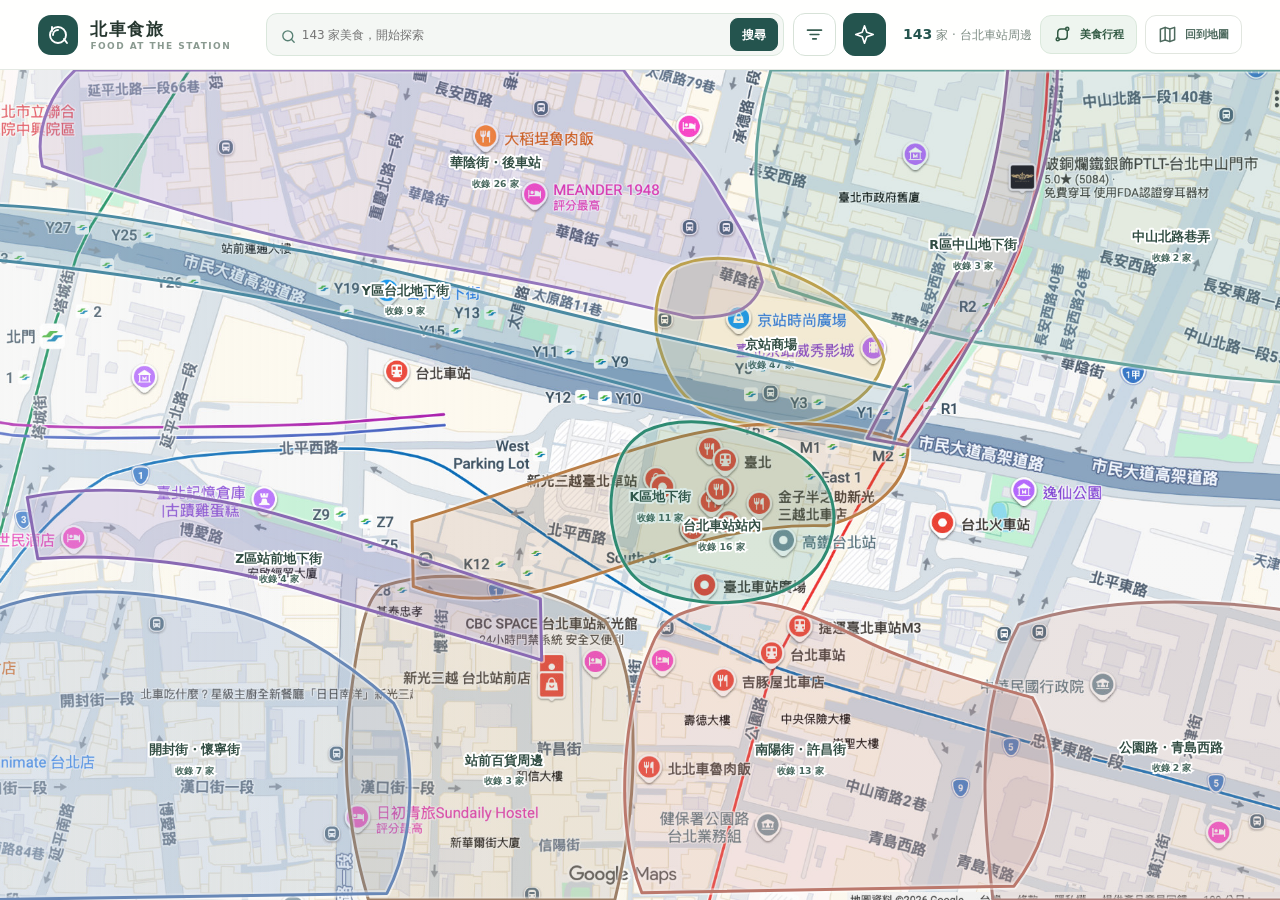
<file: preview.html>
<!doctype html>
<html lang="zh-Hant"><head><meta charset="UTF-8"><meta name="viewport" content="width=device-width,initial-scale=1,viewport-fit=cover"><meta name="theme-color" content="#f6f5f1"><title>北車食旅 | 吃什麼，地圖幫你找</title>
<link rel="stylesheet" href="food/static/food/styles.css"></head><body><div id="app" class="app">
<svg style="position:absolute;height:0;width:0;overflow:hidden" xmlns="http://www.w3.org/2000/svg"><defs>
<symbol id="i-search" viewBox="0 0 24 24"><circle cx="11" cy="11" r="7"/><path d="m16 16 4 4"/></symbol>
<symbol id="i-arrow" viewBox="0 0 24 24"><path d="m8 5 7 7-7 7"/></symbol>
<symbol id="i-back" viewBox="0 0 24 24"><path d="m15 5-7 7 7 7M9 12h12"/></symbol>
<symbol id="i-filter" viewBox="0 0 24 24"><path d="M4 7h16M7 12h10M10 17h4"/></symbol>
<symbol id="i-map" viewBox="0 0 24 24"><path d="M3 5.3 9 3l6 2 6-2v15.7L15 21l-6-2-6 2Z M9 3v16M15 5v16"/></symbol>
<symbol id="i-spark" viewBox="0 0 24 24"><path d="m12 2 2.6 7.4L22 12l-7.4 2.6L12 22l-2.6-7.4L2 12l7.4-2.6Z"/></symbol>
<symbol id="i-close" viewBox="0 0 24 24"><path d="M5 5 19 19M19 5 5 19"/></symbol>
<symbol id="i-plate" viewBox="0 0 24 24"><circle cx="12" cy="12" r="8"/><path d="M12 7a5 5 0 0 0-5 5M6 4v4M18 16l3 4"/></symbol>
<symbol id="i-route" viewBox="0 0 24 24"><circle cx="6" cy="18" r="2"/><circle cx="18" cy="5" r="2"/><path d="M6 16V9a4 4 0 0 1 4-4h6M8 18h6a4 4 0 0 0 4-4V7"/></symbol>
<symbol id="i-external" viewBox="0 0 24 24"><path d="M13 5h6v6M19 5l-9 9M19 14v5H5V5h5"/></symbol>
</defs></svg>
<header class="nav"><div class="logo-text"><div class="logo-mark"><svg class="icon"><use href="#i-plate"/></svg></div><div><strong>北車食旅</strong><small>FOOD AT THE STATION</small></div></div><div class="search-shell"><div class="search-card"><form class="search-box" id="searchForm"><svg class="icon"><use href="#i-search"/></svg><input type="search" id="searchInput" placeholder="開始探索" autocomplete="off" aria-label="店名、菜系或相近關鍵字"><button class="primary" type="submit">搜尋</button></form><div class="search-actions"><button type="button" class="ghost" id="manualToggle" aria-label="手動篩選" title="手動篩選" aria-expanded="false"><svg class="icon"><use href="#i-filter"/></svg><span class="sr-only">開啟條件篩選</span></button><button type="button" class="primary" id="wheelOpen" aria-label="美食轉盤" title="美食轉盤"><svg class="icon"><use href="#i-spark"/></svg><span class="sr-only">開啟美食轉盤</span></button><button type="button" class="ghost itinerary-mobile" id="itineraryMobile" aria-label="美食行程" title="美食行程"><svg class="icon"><use href="#i-route"/></svg></button></div>
 <div class="manual-controls hidden" id="manualControls"><div class="filter-head"><h2>縮小範圍</h2><button type="button" id="filterDismiss" class="icon-dismiss" aria-label="關閉篩選" title="關閉篩選"><span class="close-mark" aria-hidden="true"></span></button></div><div class="filter-grid"><label>區域<select id="areaSelect"><option value="all">所有區域</option></select></label><label>餐點類型<select id="typeSelect"><option value="all">所有菜系</option></select></label><label>預算<select id="budgetSelect"><option value="all">不限預算</option><option value="150">NT$ 150 以下有選項</option><option value="300">NT$ 300 以下有選項</option><option value="500">NT$ 500 以下有選項</option><option value="high">NT$ 500 起</option></select></label><label>用餐情境<select id="moodSelect"><option value="all">不限</option><option value="solo">一個人吃</option><option value="fast">快速吃完</option><option value="group">朋友聚餐</option><option value="light">小吃／甜點</option></select></label></div><button class="primary filter-apply" id="filterApply" type="button">查看符合的店家</button></div>
 </div></div><div class="nav-aside"><span><b class="nav-count" id="navCount">108</b> 家 · 台北車站周邊</span><button type="button" class="nav-button itinerary-nav" id="itineraryOpen"><svg class="icon"><use href="#i-route"/></svg>美食行程</button><button type="button" class="nav-button" id="homeBtn"><svg class="icon"><use href="#i-map"/></svg>回到地圖</button></div></header>
<main class="stage" id="stage">
 <div class="map-wrap" id="mapWrap" aria-label="以提供的 Google Maps 截圖為底圖的美食區域地圖"><div class="map-paper" id="mapPaper"><img class="map-image" draggable="false" src="food/static/food/map_bg.jpg" alt="台北車站周邊 Google Maps 地圖截圖，原圖含 Google Maps 來源標示"><div class="map-cover"></div>
 <svg class="zone-layer" id="zoneSvg" viewBox="0 0 2048 1260" role="group" aria-label="點選區域探索美食">
<g class="zone-group" data-area="east" role="button" tabindex="0" aria-label="中山北路・長安西路巷弄，點選查看已收錄美食"><path class="border-halo" d="M1225 0H2048V477C1860 468 1710 437 1592 421C1490 411 1370 373 1237 329C1196 233 1190 114 1225 0Z"/><path class="zone-border" d="M1225 0H2048V477C1860 468 1710 437 1592 421C1490 411 1370 373 1237 329C1196 233 1190 114 1225 0Z" style="fill:#66a39c;stroke:#66a39c"/><text class="zone-tag" x="1833" y="260" text-anchor="middle">中山北路巷弄</text><text class="zone-num" data-zone-count="east" x="1833" y="290" text-anchor="middle">已收錄店家</text></g>
<g class="zone-group" data-area="skm" role="button" tabindex="0" aria-label="站前百貨・凱撒飯店，點選查看已收錄餐廳"><path class="border-halo" d="M635 784C740 749 881 778 974 837C1037 934 1018 1135 988 1260H614C577 1134 573 1035 590 928C601 848 611 803 635 784Z"/><path class="zone-border" d="M635 784C740 749 881 778 974 837C1037 934 1018 1135 988 1260H614C577 1134 573 1035 590 928C601 848 611 803 635 784Z" style="fill:#9d8067;stroke:#9d8067"/><text class="zone-tag" x="820" y="1055" text-anchor="middle">站前百貨周邊</text><text class="zone-num" data-zone-count="skm" x="820" y="1084" text-anchor="middle">已收錄店家</text></g>
<g class="zone-group" data-area="southeast" role="button" tabindex="0" aria-label="公園路・青島西路，點選查看已收錄餐廳"><path class="border-halo" d="M1601 842C1725 800 1883 799 2048 826V1260H1562C1550 1149 1530 974 1601 842Z"/><path class="zone-border" d="M1601 842C1725 800 1883 799 2048 826V1260H1562C1550 1149 1530 974 1601 842Z" style="fill:#ad817c;stroke:#ad817c"/><text class="zone-tag" x="1833" y="1035" text-anchor="middle">公園路・青島西路</text><text class="zone-num" data-zone-count="southeast" x="1833" y="1064" text-anchor="middle">已收錄店家</text></g>

<g class="zone-group" data-area="north" role="button" tabindex="0" aria-label="華陰街・後車站，點選查看餐廳"><path class="border-halo" d="M169 0 L1001 0 C1050 70 1111 122 1148 190 C1189 256 1203 284 1212 322 C1199 365 1165 376 1107 376 C939 337 812 310 666 289 C505 267 302 210 119 146 C105 87 137 29 169 0Z"/><path class="zone-border" d="M169 0 L1001 0 C1050 70 1111 122 1148 190 C1189 256 1203 284 1212 322 C1199 365 1165 376 1107 376 C939 337 812 310 666 289 C505 267 302 210 119 146 C105 87 137 29 169 0Z" style="fill:#9476bc;stroke:#9476bc"/><text class="zone-tag" x="807" y="148" text-anchor="middle">華陰街・後車站</text><text class="zone-num" data-zone-count="north" x="807" y="178" text-anchor="middle">查看店家</text></g>
<g class="zone-group" data-area="west" role="button" tabindex="0" aria-label="開封街・懷寧街，點選查看餐廳"><path class="border-halo" d="M29 827 C152 771 297 794 395 817 C496 839 581 898 652 961 C683 1014 691 1156 642 1250 L-10 1260 L-10 928 C-1 874 9 841 29 827Z"/><path class="zone-border" d="M29 827 C152 771 297 794 395 817 C496 839 581 898 652 961 C683 1014 691 1156 642 1250 L-10 1260 L-10 928 C-1 874 9 841 29 827Z" style="fill:#6888b7;stroke:#6888b7"/><text class="zone-tag" x="350" y="1038" text-anchor="middle">開封街・懷寧街</text><text class="zone-num" data-zone-count="west" x="350" y="1068" text-anchor="middle">查看店家</text></g>
<g class="zone-group" data-area="south" role="button" tabindex="0" aria-label="南陽街・許昌街，點選查看餐廳"><path class="border-halo" d="M1108 819 C1198 787 1281 824 1357 861 C1430 899 1539 929 1622 953 C1677 1054 1649 1168 1594 1239 L1029 1249 C986 1139 1000 974 1044 874 C1057 840 1079 826 1108 819Z"/><path class="zone-border" d="M1108 819 C1198 787 1281 824 1357 861 C1430 899 1539 929 1622 953 C1677 1054 1649 1168 1594 1239 L1029 1249 C986 1139 1000 974 1044 874 C1057 840 1079 826 1108 819Z" style="fill:#bb786c;stroke:#bb786c"/><text class="zone-tag" x="1270" y="1038" text-anchor="middle">南陽街・許昌街</text><text class="zone-num" data-zone-count="south" x="1270" y="1068" text-anchor="middle">查看店家</text></g>
<g class="zone-group" data-area="q" role="button" tabindex="0" aria-label="京站商場，點選查看餐廳"><path class="border-halo" d="M1075 302 C1124 274 1203 286 1261 312 C1338 345 1388 394 1397 439 C1381 513 1275 553 1190 537 C1102 527 1069 475 1053 410 C1045 362 1055 319 1075 302Z"/><path class="zone-border" d="M1075 302 C1124 274 1203 286 1261 312 C1338 345 1388 394 1397 439 C1381 513 1275 553 1190 537 C1102 527 1069 475 1053 410 C1045 362 1055 319 1075 302Z" style="fill:#bca14e;stroke:#bca14e"/><text class="zone-tag" x="1225" y="423" text-anchor="middle">京站商場</text><text class="zone-num" data-zone-count="q" x="1225" y="453" text-anchor="middle">查看店家</text></g>
<g class="zone-group" data-area="k" role="button" tabindex="0" aria-label="K區地下街，點選查看餐廳"><path class="border-halo" d="M680 686 C796 652 936 598 1063 563 C1191 528 1320 527 1433 566 C1437 623 1385 672 1309 692 C1162 687 1057 737 931 775 C821 811 742 808 682 784Z"/><path class="zone-border" d="M680 686 C796 652 936 598 1063 563 C1191 528 1320 527 1433 566 C1437 623 1385 672 1309 692 C1162 687 1057 737 931 775 C821 811 742 808 682 784Z" style="fill:#b97e46;stroke:#b97e46"/><text class="zone-tag" x="1057" y="655" text-anchor="middle">K區地下街</text><text class="zone-num" data-zone-count="k" x="1057" y="685" text-anchor="middle">查看店家</text></g>
<g class="zone-group" data-area="z" role="button" tabindex="0" aria-label="Z區站前地下街，點選查看餐廳"><path class="border-halo" d="M96 649 C224 623 382 646 502 682 C618 718 744 755 875 803 L877 896 C754 858 634 827 513 789 C379 750 234 732 112 742Z"/><path class="zone-border" d="M96 649 C224 623 382 646 502 682 C618 718 744 755 875 803 L877 896 C754 858 634 827 513 789 C379 750 234 732 112 742Z" style="fill:#8969b3;stroke:#8969b3"/><text class="zone-tag" x="478" y="748" text-anchor="middle">Z區站前地下街</text><text class="zone-num" data-zone-count="z" x="478" y="778" text-anchor="middle">查看店家</text></g>
<g class="zone-group" data-area="y" role="button" tabindex="0" aria-label="Y區台北地下街，點選查看餐廳"><path class="border-halo" d="M-10 204 C170 203 350 244 520 276 S880 366 1112 415 S1312 461 1432 487 L1409 575 C1200 537 930 455 731 407 S313 312 -10 283Z"/><path class="zone-border" d="M-10 204 C170 203 350 244 520 276 S880 366 1112 415 S1312 461 1432 487 L1409 575 C1200 537 930 455 731 407 S313 312 -10 283Z" style="fill:#4b8aa2;stroke:#4b8aa2"/><text class="zone-tag" x="670" y="341" text-anchor="middle">Y區台北地下街</text><text class="zone-num" data-zone-count="y" x="670" y="371" text-anchor="middle">查看店家</text></g>
<g class="zone-group" data-area="r" role="button" tabindex="0" aria-label="R區中山地下街，點選查看餐廳"><path class="border-halo" d="M1660 -20 C1662 112 1612 257 1553 370 C1505 452 1470 516 1433 570 L1371 559 C1408 482 1457 414 1500 324 C1552 228 1577 109 1586 -20Z"/><path class="zone-border" d="M1660 -20 C1662 112 1612 257 1553 370 C1505 452 1470 516 1433 570 L1371 559 C1408 482 1457 414 1500 324 C1552 228 1577 109 1586 -20Z" style="fill:#8c6d9c;stroke:#8c6d9c"/><text class="zone-tag" x="1532" y="272" text-anchor="middle">R區中山地下街</text><text class="zone-num" data-zone-count="r" x="1532" y="302" text-anchor="middle">查看店家</text></g>
<g class="zone-group" data-area="station" role="button" tabindex="0" aria-label="台北車站站內，點選查看餐廳"><path class="border-halo" d="M1034 548 C1101 518 1177 541 1239 567 C1300 599 1341 653 1310 730 C1277 808 1138 830 1042 787 C984 758 972 671 990 609 C998 577 1013 562 1034 548Z"/><path class="zone-border" d="M1034 548 C1101 518 1177 541 1239 567 C1300 599 1341 653 1310 730 C1277 808 1138 830 1042 787 C984 758 972 671 990 609 C998 577 1013 562 1034 548Z" style="fill:#2e8b72;stroke:#2e8b72"/><text class="zone-tag" x="1150" y="698" text-anchor="middle">台北車站站內</text><text class="zone-num" data-zone-count="station" x="1150" y="728" text-anchor="middle">查看店家</text></g>
</svg></div></div><aside class="results" id="results" aria-label="餐廳搜尋結果"><div class="results-head"><div class="panel-head-actions"><button class="back" id="resultsClose" type="button"><svg class="icon"><use href="#i-back"/></svg>返回地圖</button><button class="icon-dismiss" type="button" id="resultsDismiss" aria-label="關閉搜尋結果" title="關閉搜尋結果"><span class="close-mark" aria-hidden="true"></span></button></div><h2 id="resultsTitle">美食清單</h2><p id="resultSummary"></p><div class="refine-bar"><select id="refinePrice"><option value="all">不限價位</option><option value="150">150 元以下有選項</option><option value="300">300 元以下有選項</option><option value="500">500 元以下有選項</option></select><select id="refineCuisine"><option value="all">全部菜系</option></select><select id="refineSort"><option value="relevant">依推薦</option><option value="price">依低價</option><option value="name">依店名</option></select></div><p class="result-count" id="resultCount"></p></div><div class="result-items" id="resultItems"></div></aside>
</main>
<section class="detail" id="detail" role="dialog" aria-modal="true" aria-label="餐廳內容詳情"><div class="detail-nav"><button type="button" class="detail-close" id="detailBack"><svg class="icon"><use href="#i-back"/></svg>返回店家清單</button><div class="detail-nav-actions"><button type="button" class="nav-button" id="detailHome"><svg class="icon"><use href="#i-map"/></svg>地圖</button><button type="button" class="icon-dismiss" id="detailDismiss" aria-label="關閉餐廳介紹" title="關閉餐廳介紹"><span class="close-mark" aria-hidden="true"></span></button></div></div><div class="detail-body"><div class="detail-main"><div class="detail-hero"><div class="detail-heading"><div class="mark" id="detailLogo"></div><div><small id="detailLocation"></small><h1 id="detailName"></h1><p id="detailCuisine"></p><div class="pills" id="detailPills"></div></div></div></div><div class="info-section"><h2>先看這家吃什麼</h2><div class="meal-list" id="detailMeals"></div><p class="disclaimer">目前只列出前次資料中可辨識的推薦餐點，未取得完整官方菜單前不會補造不存在的品項。</p></div><div class="info-section"><h2>評價重點整理</h2><div class="review-row"><div class="review-cell"><b>值得考慮</b><p id="detailGood"></p></div><div class="review-cell bad"><b>需要留意</b><p id="detailBad"></p></div></div><p class="disclaimer">評論是前次跨來源整理的摘要，不是即時星等或逐則原文評論。</p></div><div class="info-section"><h2>AI 選餐分析</h2><div class="analysis-box"><p id="detailAi"></p></div></div></div><aside class="detail-aside"><div class="aside-card"><h3>用餐資訊</h3><div id="detailFacts"></div></div><div class="aside-card"><h3>更多資訊</h3><div id="detailActions"></div><p class="disclaimer" id="detailLogoSource"></p><p class="disclaimer">營業時間與價格為先前整理資料，尚未全面即時核實；外出前建議再次確認。</p></div></aside></div></section>
<div class="mask" id="wheelMask" role="dialog" aria-modal="true" aria-label="美食篩選轉盤"><div class="wheel-modal"><div class="wheel-top"><div><small>FOOD DECISION WHEEL</small><h2>讓轉盤幫你挑下一餐</h2></div><button type="button" class="close-wheel icon-dismiss" id="wheelClose" aria-label="關閉轉盤" title="關閉轉盤"><span class="close-mark" aria-hidden="true"></span></button></div><div class="steps" id="steps"></div><div class="meal-step" id="mealStep"><h3>先選擇現在想吃哪一餐</h3><p>不需要決定預算。選好餐期，再讓轉盤從適合的店家中挑選。</p><div class="meal-choices"><button type="button" class="meal-choice" data-meal="breakfast"><strong>早餐</strong><small>早餐店、早午餐與早開的餐館</small></button><button type="button" class="meal-choice" data-meal="lunch"><strong>午餐</strong><small>午間有供餐的正餐選擇</small></button><button type="button" class="meal-choice" data-meal="dinner"><strong>晚餐</strong><small>下午至晚間供餐的餐館</small></button></div></div><div class="wheel-section hidden" id="wheelSpinStep"><div class="wheel-meal-bar"><span id="chosenMealLabel"></span><button type="button" id="changeMealBtn">改選餐期</button></div><div class="wheel-counter" id="wheelCounter"></div><div class="wheel-wrap"><div class="wheel-pin"></div><svg id="wheelSvg" class="wheel-svg" viewBox="0 0 400 400" aria-label="隨機決定飲食條件的轉盤"></svg><div class="wheel-center">吃什麼</div></div><div class="wheel-result" id="wheelResult"></div><div class="wheel-buttons"><button type="button" class="primary" id="spinBtn">轉動轉盤</button><button type="button" class="ghost hidden" id="nextWheelBtn">下一步</button><button type="button" class="ghost hidden" id="wheelSeeBtn">查看符合店家</button></div><p class="wheel-note">先選早餐、午餐或晚餐，再轉出料理類型及店家。餐期是根據整理資料推估，請留意實際營業時間。</p></div></div></div>
<section class="itinerary-panel" id="itinerary" role="dialog" aria-modal="true" aria-label="台北車站從早到晚美食行程" aria-hidden="true">
 <div class="itinerary-top"><div><small>FOOD JOURNEY</small><h2>從早餐吃到晚餐</h2><p>從已收錄店家中串成一日步行美食路線。時間是建議抵達時段，不保證當日營業。</p></div><button type="button" class="itinerary-x icon-dismiss" id="itineraryClose" aria-label="關閉行程" title="關閉行程"><span class="close-mark" aria-hidden="true"></span></button></div>
 <div class="journey-toolbar">
  <label for="journeyTheme">切換行程主題<select id="journeyTheme"><option value="all">全部主題</option><option value="taiwan">經典台味</option><option value="station">車站周邊</option><option value="alley">巷弄探索</option><option value="budget">平價美食</option><option value="japan">日式料理</option><option value="world">異國料理</option><option value="vegan">蔬食</option><option value="dessert">甜食慢旅</option><option value="late">夜間美食</option><option value="mine">我的行程</option></select></label>
  <button type="button" id="journeyNew" class="journey-new">＋ 新增我的行程</button>
 </div>
 <div class="journey-tabs" id="journeyTabs" role="group" aria-label="選擇美食行程"></div>
 <div class="journey-view" id="journeyView">
  <div class="journey-summary" id="journeySummary"></div>
  <div class="journey-manage" id="journeyManage"><button type="button" id="journeyCopy">以此行程為範本</button><button type="button" id="journeyEdit" class="hidden">編輯</button><button type="button" id="journeyDelete" class="hidden danger">刪除行程</button></div>
  <div class="journey-stops" id="journeyStops"></div>
  <div class="journey-footer"><a id="journeyRoute" class="journey-route" target="_blank" rel="noopener noreferrer">在 Google Maps 查看步行路線 <svg class="icon"><use href="#i-external"/></svg></a><p>建議出發前確認店家公休日、餐期與最後點餐；這不是實際導航時間，也不是全部店家的普查結果。</p></div>
 </div>
 <form class="journey-editor hidden" id="journeyEditor">
  <div class="journey-editor-head"><h3 id="journeyEditorTitle">建立我的行程</h3><button type="button" class="icon-dismiss" id="journeyCancelTop" aria-label="退出行程編輯"><span class="close-mark" aria-hidden="true"></span></button></div>
  <div class="journey-edit-basics"><label>行程名稱<input id="editJourneyTitle" required maxlength="32" placeholder="例如：我的北車週末美食之旅"></label><label>行程主題<select id="editJourneyTheme"><option value="taiwan">經典台味</option><option value="station">車站周邊</option><option value="alley">巷弄探索</option><option value="budget">平價美食</option><option value="japan">日式料理</option><option value="world">異國料理</option><option value="vegan">蔬食</option><option value="dessert">甜食慢旅</option><option value="late">夜間美食</option></select></label><label class="full">行程簡介<input id="editJourneySub" maxlength="100" placeholder="想怎麼吃、和誰去，或行程的小提醒"></label></div>
  <div class="journey-edit-stops-head"><strong>安排站點與時間</strong><span>可安排 2–8 站，店家取自目前收錄的 143 家</span></div>
  <div id="journeyEditStops" class="journey-edit-stops"></div>
  <button type="button" id="journeyAddStop" class="journey-add-stop">＋ 加一站</button>
  <div class="journey-edit-actions"><button type="button" class="ghost" id="journeyCancel">取消</button><button type="submit" class="primary" id="journeySave">儲存我的行程</button></div>
  <p class="journey-storage-note">行程保存在這台裝置的目前瀏覽器中，重新開啟仍可查看；清除網站資料或換裝置可能會消失。</p>
 </form>
 <div class="journey-notice" id="journeyNotice" role="status" aria-live="polite"></div>
</section>
<div class="toast" id="toast"></div>
<script id='restaurant-data' type='application/json'>[{"id": 1, "name": "瀧厚牛排", "kind": "西式牛排", "dish": "熟成牛排", "hours": "10:00–22:00*", "low": 350, "high": 650, "good": "牛排套餐與湯品", "bad": "尖峰較吵、熟度可能有落差", "zone": "station", "zoneLabel": "台北車站站內 2F", "verified": false, "distance": "站內", "source": "前兩份對話整理；非即時核實", "coverage": "core", "data_status": "先前整理；營業/評論尚待個別核實"}, {"id": 2, "name": "貳樓餐廳", "kind": "美式早午餐", "dish": "班尼迪克蛋、義大利麵", "hours": "10:00–22:00*", "low": 300, "high": 550, "good": "份量大、菜色多", "bad": "尖峰候位久", "zone": "station", "zoneLabel": "台北車站站內 2F", "verified": false, "distance": "站內", "source": "前兩份對話整理；非即時核實", "coverage": "core", "data_status": "先前整理；營業/評論尚待個別核實"}, {"id": 3, "name": "點點心", "kind": "港式", "dish": "豬仔流沙包、燒賣", "hours": "10:00–21:00", "low": 250, "high": 500, "good": "點心有特色", "bad": "多品項單點費用較高", "zone": "station", "zoneLabel": "台北車站站內 2F", "verified": false, "distance": "站內", "source": "前兩份對話整理；非即時核實", "coverage": "core", "data_status": "先前整理；營業/評論尚待個別核實"}, {"id": 4, "name": "忠青商行", "kind": "台式", "dish": "蝦仁飯、炸排骨", "hours": "10:00–22:00*", "low": 180, "high": 350, "good": "蝦仁飯特色鮮明", "bad": "單價中高", "zone": "station", "zoneLabel": "台北車站站內 2F", "verified": false, "distance": "站內", "source": "前兩份對話整理；非即時核實", "coverage": "core", "data_status": "先前整理；營業/評論尚待個別核實"}, {"id": 5, "name": "金子半之助", "kind": "日式天丼", "dish": "江戶前天丼", "hours": "10:00–20:30", "low": 300, "high": 500, "good": "天婦羅酥脆", "bad": "炸物偏油、排隊", "zone": "station", "zoneLabel": "台北車站站內 2F", "verified": false, "distance": "站內", "source": "前兩份對話整理；非即時核實", "coverage": "core", "data_status": "先前整理；營業/評論尚待個別核實"}, {"id": 6, "name": "YAYOI 彌生軒", "kind": "日式定食", "dish": "烤魚、炸雞定食", "hours": "10:00–22:00*", "low": 300, "high": 500, "good": "定食選擇多", "bad": "價格偏高", "zone": "station", "zoneLabel": "台北車站站內 2F", "verified": false, "distance": "站內", "source": "前兩份對話整理；非即時核實", "coverage": "core", "data_status": "先前整理；營業/評論尚待個別核實"}, {"id": 7, "name": "大戶屋（站內店）", "kind": "日式定食", "dish": "炭烤鯖魚定食", "hours": "10:00–22:00*", "low": 280, "high": 450, "good": "餐點均衡", "bad": "尖峰出餐較慢", "zone": "station", "zoneLabel": "台北車站站內 2F", "verified": false, "distance": "站內", "source": "前兩份對話整理；非即時核實", "coverage": "core", "data_status": "先前整理；營業/評論尚待個別核實"}, {"id": 8, "name": "新高軒", "kind": "日式咖哩", "dish": "牛肋條咖哩", "hours": "10:00–22:00*", "low": 230, "high": 400, "good": "咖哩醬香濃", "bad": "重口味", "zone": "station", "zoneLabel": "台北車站站內 2F", "verified": false, "distance": "站內", "source": "前兩份對話整理；非即時核實", "coverage": "core", "data_status": "先前整理；營業/評論尚待個別核實"}, {"id": 9, "name": "一風堂", "kind": "日式拉麵", "dish": "白丸元味、赤丸新味", "hours": "10:00–22:00*", "low": 250, "high": 400, "good": "豚骨湯頭特色", "bad": "湯偏濃、加購較貴", "zone": "station", "zoneLabel": "台北車站站內 2F", "verified": false, "distance": "站內", "source": "前兩份對話整理；非即時核實", "coverage": "core", "data_status": "先前整理；營業/評論尚待個別核實"}, {"id": 10, "name": "銀座杏子日式豬排", "kind": "日式豬排", "dish": "腰內豬排定食", "hours": "10:00–22:00*", "low": 350, "high": 550, "good": "豬排酥脆", "bad": "價位中高", "zone": "station", "zoneLabel": "台北車站站內 2F", "verified": false, "distance": "站內", "source": "前兩份對話整理；非即時核實", "coverage": "core", "data_status": "先前整理；營業/評論尚待個別核實"}, {"id": 11, "name": "大河屋", "kind": "日式丼飯", "dish": "炭烤雞腿丼", "hours": "10:00–22:00*", "low": 250, "high": 450, "good": "炭烤香氣", "bad": "尖峰等餐", "zone": "station", "zoneLabel": "台北車站站內 2F", "verified": false, "distance": "站內", "source": "前兩份對話整理；非即時核實", "coverage": "core", "data_status": "先前整理；營業/評論尚待個別核實"}, {"id": 12, "name": "雞三和", "kind": "日式丼飯", "dish": "親子丼", "hours": "10:00–22:00*", "low": 220, "high": 380, "good": "快速簡單", "bad": "部分舊評論偏弱", "zone": "station", "zoneLabel": "台北車站站內 2F", "verified": false, "distance": "站內", "source": "前兩份對話整理；非即時核實", "coverage": "core", "data_status": "先前整理；營業/評論尚待個別核實"}, {"id": 13, "name": "頌丹樂", "kind": "泰式", "dish": "青木瓜沙拉、烤雞", "hours": "10:00–21:00", "low": 300, "high": 550, "good": "東北泰風味鮮明", "bad": "酸辣度高", "zone": "station", "zoneLabel": "台北車站站內 2F", "verified": false, "distance": "站內", "source": "前兩份對話整理；非即時核實", "coverage": "core", "data_status": "先前整理；營業/評論尚待個別核實"}, {"id": 14, "name": "大心", "kind": "泰式麵食", "dish": "酸辣海陸麵", "hours": "10:00–22:00*", "low": 220, "high": 350, "good": "酸辣口味突出", "bad": "菜色集中", "zone": "station", "zoneLabel": "台北車站站內 2F", "verified": false, "distance": "站內", "source": "前兩份對話整理；非即時核實", "coverage": "core", "data_status": "先前整理；營業/評論尚待個別核實"}, {"id": 15, "name": "涓豆腐", "kind": "韓式", "dish": "嫩豆腐煲、韓式煎餅", "hours": "10:00–22:00*", "low": 300, "high": 550, "good": "熱湯、小菜選擇", "bad": "總價偏高", "zone": "station", "zoneLabel": "台北車站站內 2F", "verified": false, "distance": "站內", "source": "前兩份對話整理；非即時核實", "coverage": "core", "data_status": "先前整理；營業/評論尚待個別核實"}, {"id": 16, "name": "海底撈", "kind": "中式火鍋", "dish": "番茄鍋、蝦滑", "hours": "11:00–03:00", "low": 600, "high": 1100, "good": "服務與配料豐富", "bad": "預算高、候位久", "zone": "qmain", "zoneLabel": "京站主題餐廳", "verified": false, "distance": "站內", "source": "前兩份對話整理；非即時核實", "coverage": "core", "data_status": "先前整理；營業/評論尚待個別核實"}, {"id": 17, "name": "Mo-Mo-Paradise", "kind": "日式火鍋", "dish": "壽喜燒吃到飽", "hours": "日–四11:00–22:30；五六至23:00", "low": 550, "high": 850, "good": "肉與蔬菜吃到飽", "bad": "有用餐限時", "zone": "qmain", "zoneLabel": "京站主題餐廳", "verified": false, "distance": "站內", "source": "前兩份對話整理；非即時核實", "coverage": "core", "data_status": "先前整理；營業/評論尚待個別核實"}, {"id": 18, "name": "BELLINI Pasta Pasta", "kind": "義式", "dish": "披薩、奶油義大利麵", "hours": "11:00–23:00", "low": 400, "high": 750, "good": "適合分享", "bad": "多人點餐總價高", "zone": "qmain", "zoneLabel": "京站主題餐廳", "verified": false, "distance": "站內", "source": "前兩份對話整理；非即時核實", "coverage": "core", "data_status": "先前整理；營業/評論尚待個別核實"}, {"id": 19, "name": "饗食天堂", "kind": "自助餐", "dish": "海鮮、烤肉、甜點", "hours": "11:30–21:30（分餐期）", "low": 800, "high": 1300, "good": "菜色多", "bad": "尖峰取餐排隊", "zone": "qmain", "zoneLabel": "京站主題餐廳", "verified": false, "distance": "站內", "source": "前兩份對話整理；非即時核實", "coverage": "core", "data_status": "先前整理；營業/評論尚待個別核實"}, {"id": 20, "name": "堇楽 sumire", "kind": "日式", "dish": "串燒、雞肉料理", "hours": "平日11–15、17–22；假日11–22", "low": 400, "high": 750, "good": "日式餐點有特色", "bad": "平日下午休息", "zone": "qmain", "zoneLabel": "京站主題餐廳", "verified": false, "distance": "站內", "source": "前兩份對話整理；非即時核實", "coverage": "core", "data_status": "先前整理；營業/評論尚待個別核實"}, {"id": 21, "name": "APINARA", "kind": "泰式", "dish": "打拋料理、泰式炒河粉", "hours": "京站一般館時*", "low": 350, "high": 650, "good": "菜色多", "bad": "新店評論不足", "zone": "qmain", "zoneLabel": "京站主題餐廳", "verified": false, "distance": "站內", "source": "前兩份對話整理；非即時核實", "coverage": "core", "data_status": "先前整理；營業/評論尚待個別核實"}, {"id": 22, "name": "杏子日式豬排（京站）", "kind": "日式豬排", "dish": "炸豬排定食", "hours": "京站一般館時*", "low": 350, "high": 550, "good": "定食完整", "bad": "價格較高", "zone": "qmain", "zoneLabel": "京站主題餐廳", "verified": false, "distance": "站內", "source": "前兩份對話整理；非即時核實", "coverage": "core", "data_status": "先前整理；營業/評論尚待個別核實"}, {"id": 23, "name": "肉肉大米", "kind": "日式丼飯", "dish": "燒肉飯", "hours": "京站一般館時*", "low": 220, "high": 400, "good": "一人方便", "bad": "醬汁偏重", "zone": "qmain", "zoneLabel": "京站主題餐廳", "verified": false, "distance": "站內", "source": "前兩份對話整理；非即時核實", "coverage": "core", "data_status": "先前整理；營業/評論尚待個別核實"}, {"id": 24, "name": "翰林茶棧", "kind": "台式簡餐", "dish": "牛肉麵、茶飲", "hours": "京站一般館時*", "low": 220, "high": 420, "good": "飲料正餐都有", "bad": "口味較大眾", "zone": "qmain", "zoneLabel": "京站主題餐廳", "verified": false, "distance": "站內", "source": "前兩份對話整理；非即時核實", "coverage": "core", "data_status": "先前整理；營業/評論尚待個別核實"}, {"id": 25, "name": "Woosa 屋莎洋食鬆餅屋", "kind": "日式洋食", "dish": "咖哩、歐姆蛋飯、鬆餅", "hours": "京站一般館時*", "low": 300, "high": 550, "good": "適合聊天吃甜點", "bad": "餐程較長", "zone": "qmain", "zoneLabel": "京站主題餐廳", "verified": false, "distance": "站內", "source": "前兩份對話整理；非即時核實", "coverage": "core", "data_status": "先前整理；營業/評論尚待個別核實"}, {"id": 26, "name": "Kaffee Amadeus 阿瑪迪斯", "kind": "歐式", "dish": "義大利麵、燉飯", "hours": "京站一般館時*", "low": 300, "high": 600, "good": "環境適合聚會", "bad": "不算便宜", "zone": "qmain", "zoneLabel": "京站主題餐廳", "verified": false, "distance": "站內", "source": "前兩份對話整理；非即時核實", "coverage": "core", "data_status": "先前整理；營業/評論尚待個別核實"}, {"id": 27, "name": "合點壽司", "kind": "日式壽司", "dish": "握壽司、炙燒壽司", "hours": "京站一般館時*", "low": 350, "high": 750, "good": "現做壽司", "bad": "單點易超預算", "zone": "qmain", "zoneLabel": "京站主題餐廳", "verified": false, "distance": "站內", "source": "前兩份對話整理；非即時核實", "coverage": "core", "data_status": "先前整理；營業/評論尚待個別核實"}, {"id": 28, "name": "Vegan Amore 蔬慕", "kind": "蔬食", "dish": "植物性料理、義大利麵", "hours": "京站一般館時*", "low": 300, "high": 550, "good": "蔬食選擇", "bad": "價位中高", "zone": "qmain", "zoneLabel": "京站主題餐廳", "verified": false, "distance": "站內", "source": "前兩份對話整理；非即時核實", "coverage": "core", "data_status": "先前整理；營業/評論尚待個別核實"}, {"id": 29, "name": "gonna EAT", "kind": "地中海料理", "dish": "雞肉餐、沙拉、燉飯", "hours": "10:00–22:00", "low": 350, "high": 650, "good": "食材搭配多元", "bad": "尖峰擁擠", "zone": "qmain", "zoneLabel": "京站主題餐廳", "verified": false, "distance": "站內", "source": "前兩份對話整理；非即時核實", "coverage": "core", "data_status": "先前整理；營業/評論尚待個別核實"}, {"id": 30, "name": "petit doux 微兜", "kind": "義式洋食", "dish": "義大利麵、瓦帕鬆餅", "hours": "京站一般館時*", "low": 350, "high": 650, "good": "甜鹹餐點兼備", "bad": "花費中高", "zone": "qmain", "zoneLabel": "京站主題餐廳", "verified": false, "distance": "站內", "source": "前兩份對話整理；非即時核實", "coverage": "core", "data_status": "先前整理；營業/評論尚待個別核實"}, {"id": 31, "name": "天吉屋", "kind": "日式天婦羅", "dish": "炸蝦天丼", "hours": "日–四11–21:30；五六至22", "low": 300, "high": 550, "good": "天婦羅豐富", "bad": "炸物較多", "zone": "qmain", "zoneLabel": "京站主題餐廳", "verified": false, "distance": "站內", "source": "前兩份對話整理；非即時核實", "coverage": "core", "data_status": "先前整理；營業/評論尚待個別核實"}, {"id": 32, "name": "燒肉LIKE", "kind": "日式燒肉", "dish": "牛五花燒肉套餐", "hours": "日–四11–21:30；五六至22", "low": 250, "high": 550, "good": "一人燒肉方便", "bad": "不適合久聊", "zone": "qmain", "zoneLabel": "京站主題餐廳", "verified": false, "distance": "站內", "source": "前兩份對話整理；非即時核實", "coverage": "core", "data_status": "先前整理；營業/評論尚待個別核實"}, {"id": 33, "name": "明 Ramen Bar", "kind": "日式拉麵", "dish": "叉燒拉麵", "hours": "京站一般館時*", "low": 250, "high": 450, "good": "快速麵食", "bad": "品項相對集中", "zone": "qmain", "zoneLabel": "京站主題餐廳", "verified": false, "distance": "站內", "source": "前兩份對話整理；非即時核實", "coverage": "core", "data_status": "先前整理；營業/評論尚待個別核實"}, {"id": 34, "name": "開飯川食堂", "kind": "川菜", "dish": "流口水雞、麻婆豆腐", "hours": "京站一般館時*", "low": 400, "high": 750, "good": "合菜適合多人", "bad": "部分料理偏辣", "zone": "qmain", "zoneLabel": "京站主題餐廳", "verified": false, "distance": "站內", "source": "前兩份對話整理；非即時核實", "coverage": "core", "data_status": "先前整理；營業/評論尚待個別核實"}, {"id": 35, "name": "真珠台灣佳味", "kind": "台式合菜", "dish": "家常炒菜", "hours": "平日11:30–15、17:30–21:30；假日11–16、17–21:30", "low": 400, "high": 750, "good": "台菜合菜", "bad": "一人點不划算", "zone": "qmain", "zoneLabel": "京站主題餐廳", "verified": false, "distance": "站內", "source": "前兩份對話整理；非即時核實", "coverage": "core", "data_status": "先前整理；營業/評論尚待個別核實"}, {"id": 36, "name": "京都勝牛", "kind": "日式炸牛排", "dish": "炸牛排定食", "hours": "京站B3供餐時段*", "low": 350, "high": 600, "good": "炸牛排有特色", "bad": "價格高", "zone": "qmain", "zoneLabel": "京站主題餐廳", "verified": false, "distance": "站內", "source": "前兩份對話整理；非即時核實", "coverage": "core", "data_status": "先前整理；營業/評論尚待個別核實"}, {"id": 37, "name": "大戶屋（京站店）", "kind": "日式定食", "dish": "烤魚、炸雞定食", "hours": "京站B3供餐時段*", "low": 280, "high": 450, "good": "口味穩定", "bad": "新鮮感較少", "zone": "qmain", "zoneLabel": "京站主題餐廳", "verified": false, "distance": "站內", "source": "前兩份對話整理；非即時核實", "coverage": "core", "data_status": "先前整理；營業/評論尚待個別核實"}, {"id": 38, "name": "BEPPIN PASTA", "kind": "義式", "dish": "義大利麵", "hours": "京站B3供餐時段*", "low": 180, "high": 350, "good": "快速方便", "bad": "加購提高花費", "zone": "qfood", "zoneLabel": "京站 B3 美食街", "verified": false, "distance": "站內", "source": "前兩份對話整理；非即時核實", "coverage": "core", "data_status": "先前整理；營業/評論尚待個別核實"}, {"id": 39, "name": "咖哩樹 curry tree", "kind": "日式咖哩", "dish": "咖哩飯", "hours": "京站B3供餐時段*", "low": 180, "high": 320, "good": "單人方便", "bad": "菜系集中", "zone": "qfood", "zoneLabel": "京站 B3 美食街", "verified": false, "distance": "站內", "source": "前兩份對話整理；非即時核實", "coverage": "core", "data_status": "先前整理；營業/評論尚待個別核實"}, {"id": 40, "name": "廣安階", "kind": "台式", "dish": "飯食（品項待確認）", "hours": "京站B3供餐時段*", "low": 150, "high": 300, "good": "快速台式餐", "bad": "主打品項待核", "zone": "qfood", "zoneLabel": "京站 B3 美食街", "verified": false, "distance": "站內", "source": "前兩份對話整理；非即時核實", "coverage": "core", "data_status": "先前整理；營業/評論尚待個別核實"}, {"id": 41, "name": "美威鮭魚", "kind": "日式魚料理", "dish": "鮭魚飯", "hours": "京站B3供餐時段*", "low": 220, "high": 400, "good": "鮭魚料理", "bad": "相對較貴", "zone": "qfood", "zoneLabel": "京站 B3 美食街", "verified": false, "distance": "站內", "source": "前兩份對話整理；非即時核實", "coverage": "core", "data_status": "先前整理；營業/評論尚待個別核實"}, {"id": 42, "name": "八番赤野", "kind": "日式", "dish": "日式主餐（待確認）", "hours": "京站B3供餐時段*", "low": 180, "high": 350, "good": "點餐方便", "bad": "招牌菜待核", "zone": "qfood", "zoneLabel": "京站 B3 美食街", "verified": false, "distance": "站內", "source": "前兩份對話整理；非即時核實", "coverage": "core", "data_status": "先前整理；營業/評論尚待個別核實"}, {"id": 43, "name": "功夫銷魂麵", "kind": "台式麵食", "dish": "銷魂麵", "hours": "京站B3供餐時段*", "low": 150, "high": 300, "good": "麵食飽足", "bad": "調味可能較濃", "zone": "qfood", "zoneLabel": "京站 B3 美食街", "verified": false, "distance": "站內", "source": "前兩份對話整理；非即時核實", "coverage": "core", "data_status": "先前整理；營業/評論尚待個別核實"}, {"id": 44, "name": "印度風", "kind": "印度料理", "dish": "印度咖哩、烤餅", "hours": "京站B3供餐時段*", "low": 200, "high": 380, "good": "異國口味", "bad": "辣度須確認", "zone": "qfood", "zoneLabel": "京站 B3 美食街", "verified": false, "distance": "站內", "source": "前兩份對話整理；非即時核實", "coverage": "core", "data_status": "先前整理；營業/評論尚待個別核實"}, {"id": 45, "name": "味道拼圖", "kind": "複合料理", "dish": "主餐組合（待確認）", "hours": "京站B3供餐時段*", "low": 180, "high": 350, "good": "美食街方便", "bad": "近期評論不足", "zone": "qfood", "zoneLabel": "京站 B3 美食街", "verified": false, "distance": "站內", "source": "前兩份對話整理；非即時核實", "coverage": "core", "data_status": "先前整理；營業/評論尚待個別核實"}, {"id": 46, "name": "和田精緻涮涮鍋", "kind": "火鍋", "dish": "肉片涮涮鍋", "hours": "京站B3供餐時段*", "low": 350, "high": 550, "good": "一人吃鍋", "bad": "用餐時間較久", "zone": "qfood", "zoneLabel": "京站 B3 美食街", "verified": false, "distance": "站內", "source": "前兩份對話整理；非即時核實", "coverage": "core", "data_status": "先前整理；營業/評論尚待個別核實"}, {"id": 47, "name": "好想摸魚", "kind": "魚料理", "dish": "魚類主餐（待確認）", "hours": "京站B3供餐時段*", "low": 200, "high": 400, "good": "魚類選項", "bad": "品項待核", "zone": "qfood", "zoneLabel": "京站 B3 美食街", "verified": false, "distance": "站內", "source": "前兩份對話整理；非即時核實", "coverage": "core", "data_status": "先前整理；營業/評論尚待個別核實"}, {"id": 48, "name": "好饈鐵板燒", "kind": "鐵板燒", "dish": "雞腿、牛肉鐵板套餐", "hours": "京站B3供餐時段*", "low": 220, "high": 400, "good": "熱炒現做", "bad": "尖峰等餐", "zone": "qfood", "zoneLabel": "京站 B3 美食街", "verified": false, "distance": "站內", "source": "前兩份對話整理；非即時核實", "coverage": "core", "data_status": "先前整理；營業/評論尚待個別核實"}, {"id": 49, "name": "巷口大將", "kind": "複合料理", "dish": "套餐（待確認）", "hours": "京站B3供餐時段*", "low": 180, "high": 350, "good": "快速選餐", "bad": "招牌餐點待核", "zone": "qfood", "zoneLabel": "京站 B3 美食街", "verified": false, "distance": "站內", "source": "前兩份對話整理；非即時核實", "coverage": "core", "data_status": "先前整理；營業/評論尚待個別核實"}, {"id": 50, "name": "明德素食園", "kind": "素食", "dish": "自選素食便當", "hours": "京站B3供餐時段*", "low": 130, "high": 280, "good": "素食多樣", "bad": "計價須留意", "zone": "qfood", "zoneLabel": "京站 B3 美食街", "verified": false, "distance": "站內", "source": "前兩份對話整理；非即時核實", "coverage": "core", "data_status": "先前整理；營業/評論尚待個別核實"}, {"id": 51, "name": "森本家拉麵", "kind": "日式拉麵", "dish": "豚骨、叉燒拉麵", "hours": "京站B3供餐時段*", "low": 200, "high": 350, "good": "熱湯麵方便", "bad": "湯頭偏濃", "zone": "qfood", "zoneLabel": "京站 B3 美食街", "verified": false, "distance": "站內", "source": "前兩份對話整理；非即時核實", "coverage": "core", "data_status": "先前整理；營業/評論尚待個別核實"}, {"id": 52, "name": "段純貞", "kind": "川味麵食", "dish": "川味牛肉麵", "hours": "京站B3供餐時段*", "low": 200, "high": 350, "good": "香料有特色", "bad": "辣度須注意", "zone": "qfood", "zoneLabel": "京站 B3 美食街", "verified": false, "distance": "站內", "source": "前兩份對話整理；非即時核實", "coverage": "core", "data_status": "先前整理；營業/評論尚待個別核實"}, {"id": 53, "name": "海壽司", "kind": "日式壽司", "dish": "握壽司組合", "hours": "京站B3供餐時段*", "low": 250, "high": 450, "good": "依食量點", "bad": "易超預算", "zone": "qfood", "zoneLabel": "京站 B3 美食街", "verified": false, "distance": "站內", "source": "前兩份對話整理；非即時核實", "coverage": "core", "data_status": "先前整理；營業/評論尚待個別核實"}, {"id": 54, "name": "牛角次男坊", "kind": "日式燒肉丼", "dish": "炭烤燒肉丼", "hours": "京站B3供餐時段*", "low": 230, "high": 400, "good": "燒肉搭飯飽足", "bad": "口味偏重", "zone": "qfood", "zoneLabel": "京站 B3 美食街", "verified": false, "distance": "站內", "source": "前兩份對話整理；非即時核實", "coverage": "core", "data_status": "先前整理；營業/評論尚待個別核實"}, {"id": 55, "name": "蜀羊 一碗小羊肉", "kind": "中式", "dish": "羊肉湯、羊肉主餐", "hours": "京站B3供餐時段*", "low": 220, "high": 400, "good": "羊肉特色", "bad": "氣味接受度不同", "zone": "qfood", "zoneLabel": "京站 B3 美食街", "verified": false, "distance": "站內", "source": "前兩份對話整理；非即時核實", "coverage": "core", "data_status": "先前整理；營業/評論尚待個別核實"}, {"id": 56, "name": "西雅圖牛排", "kind": "西式牛排", "dish": "牛排套餐", "hours": "京站B3供餐時段*", "low": 260, "high": 500, "good": "牛排套餐", "bad": "規格依菜單", "zone": "qfood", "zoneLabel": "京站 B3 美食街", "verified": false, "distance": "站內", "source": "前兩份對話整理；非即時核實", "coverage": "core", "data_status": "先前整理；營業/評論尚待個別核實"}, {"id": 57, "name": "貝諾義大利麵・焗烤", "kind": "義式", "dish": "焗烤飯、義大利麵", "hours": "京站B3供餐時段*", "low": 180, "high": 350, "good": "焗烤選擇", "bad": "現做等餐", "zone": "qfood", "zoneLabel": "京站 B3 美食街", "verified": false, "distance": "站內", "source": "前兩份對話整理；非即時核實", "coverage": "core", "data_status": "先前整理；營業/評論尚待個別核實"}, {"id": 58, "name": "雞湯桑", "kind": "台式湯品", "dish": "雞湯搭主食", "hours": "京站B3供餐時段*", "low": 180, "high": 350, "good": "熱湯選擇", "bad": "份量待核", "zone": "qfood", "zoneLabel": "京站 B3 美食街", "verified": false, "distance": "站內", "source": "前兩份對話整理；非即時核實", "coverage": "core", "data_status": "先前整理；營業/評論尚待個別核實"}, {"id": 59, "name": "雪嶽山", "kind": "韓式", "dish": "石鍋拌飯、豆腐煲", "hours": "京站B3供餐時段*", "low": 200, "high": 380, "good": "韓式主餐", "bad": "醬料偏重", "zone": "qfood", "zoneLabel": "京站 B3 美食街", "verified": false, "distance": "站內", "source": "前兩份對話整理；非即時核實", "coverage": "core", "data_status": "先前整理；營業/評論尚待個別核實"}, {"id": 60, "name": "非越即泰", "kind": "東南亞料理", "dish": "河粉、泰式料理", "hours": "京站B3供餐時段*", "low": 180, "high": 350, "good": "酸香清爽", "bad": "香草風味因人而異", "zone": "qfood", "zoneLabel": "京站 B3 美食街", "verified": false, "distance": "站內", "source": "前兩份對話整理；非即時核實", "coverage": "core", "data_status": "先前整理；營業/評論尚待個別核實"}, {"id": 61, "name": "食包食粽", "kind": "台式", "dish": "粽子、傳統主食", "hours": "京站B3供餐時段*", "low": 120, "high": 280, "good": "傳統台味", "bad": "主食較集中", "zone": "qfood", "zoneLabel": "京站 B3 美食街", "verified": false, "distance": "站內", "source": "前兩份對話整理；非即時核實", "coverage": "core", "data_status": "先前整理；營業/評論尚待個別核實"}, {"id": 62, "name": "齊媽媽雞湯 牛肉麵", "kind": "台式", "dish": "雞湯、牛肉麵", "hours": "京站B3供餐時段*", "low": 180, "high": 350, "good": "湯麵方便", "bad": "品項需現場核對", "zone": "qfood", "zoneLabel": "京站 B3 美食街", "verified": false, "distance": "站內", "source": "前兩份對話整理；非即時核實", "coverage": "core", "data_status": "先前整理；營業/評論尚待個別核實"}, {"id": 63, "name": "飯糰霸", "kind": "台式早餐", "dish": "總匯飯糰、鮪魚飯糰", "hours": "一–六06–14、14:30–19；日休", "low": 40, "high": 90, "good": "便宜份量大", "bad": "排隊、調味較重", "zone": "south", "zoneLabel": "南陽街・許昌街", "verified": false, "distance": "出口周邊約5分鐘", "source": "前兩份對話整理；非即時核實", "coverage": "core", "data_status": "先前整理；營業/評論尚待個別核實"}, {"id": 64, "name": "阿仁福州包", "kind": "台式小吃", "dish": "迷你福州包", "hours": "11:00–21:00", "low": 30, "high": 100, "good": "煎底焦香", "bad": "偏點心、單顆較小", "zone": "south", "zoneLabel": "南陽街・許昌街", "verified": false, "distance": "出口周邊約5分鐘", "source": "前兩份對話整理；非即時核實", "coverage": "core", "data_status": "先前整理；營業/評論尚待個別核實"}, {"id": 65, "name": "Best義pasta食堂", "kind": "義式", "dish": "青醬義大利麵、燉飯", "hours": "平日11:30–15、17–21；假日11:30–21", "low": 150, "high": 300, "good": "平價、選擇多", "bad": "樓上入口較隱密", "zone": "south", "zoneLabel": "南陽街・許昌街", "verified": false, "distance": "出口周邊約5分鐘", "source": "前兩份對話整理；非即時核實", "coverage": "core", "data_status": "先前整理；營業/評論尚待個別核實"}, {"id": 66, "name": "大四方蛋餅", "kind": "台式早餐", "dish": "蛋餅加蘿蔔糕", "hours": "早餐約07–10:30，其餘待確認", "low": 40, "high": 100, "good": "便宜、餅皮厚實", "bad": "營業時段待核", "zone": "south", "zoneLabel": "南陽街・許昌街", "verified": false, "distance": "出口周邊約5分鐘", "source": "前兩份對話整理；非即時核實", "coverage": "core", "data_status": "先前整理；營業/評論尚待個別核實"}, {"id": 67, "name": "丼丼GO 南陽店", "kind": "日式丼飯", "dish": "日式丼飯", "hours": "11:00–21:00", "low": 180, "high": 350, "good": "單人快速", "bad": "不適合久坐", "zone": "south", "zoneLabel": "南陽街・許昌街", "verified": false, "distance": "出口周邊約5分鐘", "source": "前兩份對話整理；非即時核實", "coverage": "core", "data_status": "先前整理；營業/評論尚待個別核實"}, {"id": 68, "name": "艾隆義式麵食館", "kind": "義式", "dish": "義大利麵", "hours": "平日11–15、16:30–20；六11–15", "low": 160, "high": 320, "good": "平價麵食", "bad": "二樓且週末供餐有限", "zone": "south", "zoneLabel": "南陽街・許昌街", "verified": false, "distance": "出口周邊約5分鐘", "source": "前兩份對話整理；非即時核實", "coverage": "core", "data_status": "先前整理；營業/評論尚待個別核實"}, {"id": 69, "name": "米個人燒肉", "kind": "日式燒肉", "dish": "個人燒肉套餐", "hours": "平日11:30–22；假日11–22", "low": 300, "high": 550, "good": "單人可烤肉", "bad": "預算較高", "zone": "south", "zoneLabel": "南陽街・許昌街", "verified": false, "distance": "出口周邊約5分鐘", "source": "前兩份對話整理；非即時核實", "coverage": "core", "data_status": "先前整理；營業/評論尚待個別核實"}, {"id": 70, "name": "正豪季水餃", "kind": "台式", "dish": "手工水餃、酸辣湯", "hours": "一–六10:30–20；日休", "low": 100, "high": 220, "good": "飽足、近出口", "bad": "熱門候位", "zone": "south", "zoneLabel": "南陽街・許昌街", "verified": false, "distance": "出口周邊約5分鐘", "source": "前兩份對話整理；非即時核實", "coverage": "core", "data_status": "先前整理；營業/評論尚待個別核實"}, {"id": 71, "name": "餃匠 Gyoza", "kind": "台式餃子", "dish": "鍋貼、紅油抄手", "hours": "11:00–20:00", "low": 120, "high": 250, "good": "餐點多樣", "bad": "口味服務評價分歧", "zone": "south", "zoneLabel": "南陽街・許昌街", "verified": false, "distance": "出口周邊約5分鐘", "source": "前兩份對話整理；非即時核實", "coverage": "core", "data_status": "先前整理；營業/評論尚待個別核實"}, {"id": 72, "name": "睿蓁牛肉麵", "kind": "台式麵食", "dish": "紅燒牛肉麵", "hours": "11:00–20:30", "low": 150, "high": 250, "good": "快速麵食", "bad": "近期評論有限", "zone": "south", "zoneLabel": "南陽街・許昌街", "verified": false, "distance": "出口周邊約5分鐘", "source": "前兩份對話整理；非即時核實", "coverage": "core", "data_status": "先前整理；營業/評論尚待個別核實"}, {"id": 73, "name": "麵線陳", "kind": "台式小吃", "dish": "綜合麵線", "hours": "一–五11–19；假日休", "low": 80, "high": 160, "good": "快速熱麵線", "bad": "品項集中", "zone": "south", "zoneLabel": "南陽街・許昌街", "verified": false, "distance": "出口周邊約5分鐘", "source": "前兩份對話整理；非即時核實", "coverage": "core", "data_status": "先前整理；營業/評論尚待個別核實"}, {"id": 74, "name": "綠豆蒜製研所", "kind": "台式甜品", "dish": "綠豆蒜、雪花冰", "hours": "11:30–19:00", "low": 90, "high": 200, "good": "特色甜品", "bad": "不是正餐", "zone": "south", "zoneLabel": "南陽街・許昌街", "verified": false, "distance": "出口周邊約5分鐘", "source": "前兩份對話整理；非即時核實", "coverage": "core", "data_status": "先前整理；營業/評論尚待個別核實"}, {"id": 75, "name": "魔法咖哩 站前店", "kind": "日式咖哩", "dish": "日式咖哩飯", "hours": "11:00–20:30", "low": 250, "high": 450, "good": "選擇多", "bad": "比便當貴", "zone": "south", "zoneLabel": "南陽街・許昌街", "verified": false, "distance": "出口周邊約5分鐘", "source": "前兩份對話整理；非即時核實", "coverage": "core", "data_status": "先前整理；營業/評論尚待個別核實"}, {"id": 76, "name": "劉山東牛肉麵", "kind": "台式牛肉麵", "dish": "清燉牛肉麵、粗麵", "hours": "一–六08–18；日休", "low": 180, "high": 280, "good": "老店、麵有嚼勁", "bad": "湯偏清淡、需候位", "zone": "west", "zoneLabel": "開封街・懷寧街", "verified": false, "distance": "出口周邊約5分鐘", "source": "前兩份對話整理；非即時核實", "coverage": "core", "data_status": "先前整理；營業/評論尚待個別核實"}, {"id": 77, "name": "良品牛肉麵", "kind": "台式牛肉麵", "dish": "紅燒牛肉麵", "hours": "多數日09:30–20:30，週二待核", "low": 160, "high": 280, "good": "一人方便", "bad": "特色較不突出", "zone": "west", "zoneLabel": "開封街・懷寧街", "verified": false, "distance": "出口周邊約5分鐘", "source": "前兩份對話整理；非即時核實", "coverage": "core", "data_status": "先前整理；營業/評論尚待個別核實"}, {"id": 78, "name": "老台客食麵", "kind": "台式麵食", "dish": "椒麻拌麵、牛肉麵", "hours": "11:00–21:00", "low": 160, "high": 320, "good": "椒麻特色", "bad": "較重口味", "zone": "west", "zoneLabel": "開封街・懷寧街", "verified": false, "distance": "出口周邊約5分鐘", "source": "前兩份對話整理；非即時核實", "coverage": "core", "data_status": "先前整理；營業/評論尚待個別核實"}, {"id": 79, "name": "信陽麵館 懷寧店", "kind": "台式麵食", "dish": "牛肉麵、乾麵", "hours": "10:00–21:00", "low": 120, "high": 250, "good": "時間長選擇多", "bad": "整體評價分歧", "zone": "west", "zoneLabel": "開封街・懷寧街", "verified": false, "distance": "出口周邊約5分鐘", "source": "前兩份對話整理；非即時核實", "coverage": "core", "data_status": "先前整理；營業/評論尚待個別核實"}, {"id": 80, "name": "雲客來刀削麵館", "kind": "台式刀削麵", "dish": "刀削牛肉麵", "hours": "11:00–20:30", "low": 160, "high": 280, "good": "刀削麵厚實", "bad": "環境樸實、肉質評價分歧", "zone": "west", "zoneLabel": "開封街・懷寧街", "verified": false, "distance": "出口周邊約5分鐘", "source": "前兩份對話整理；非即時核實", "coverage": "core", "data_status": "先前整理；營業/評論尚待個別核實"}, {"id": 81, "name": "墨竹亭 燃麵本家", "kind": "川味麵食", "dish": "燃麵、乾拌麵", "hours": "11–15、16:30–20", "low": 180, "high": 320, "good": "調味有特色", "bad": "份量價格評價分歧", "zone": "west", "zoneLabel": "開封街・懷寧街", "verified": false, "distance": "出口周邊約5分鐘", "source": "前兩份對話整理；非即時核實", "coverage": "core", "data_status": "先前整理；營業/評論尚待個別核實"}, {"id": 82, "name": "牛大娘手工拉麵", "kind": "台式拉麵", "dish": "牛肉拉麵、餃子", "hours": "11:00–21:00", "low": 150, "high": 280, "good": "地下街方便", "bad": "麵條、服務評價不同", "zone": "z", "zoneLabel": "站前地下街 Z 區", "verified": false, "distance": "出口周邊約5分鐘", "source": "先前整理；位置重新對照地下街店址；個別營業資訊待核實", "coverage": "core", "data_status": "地下街定位已交叉比對；其他資訊待核實"}, {"id": 83, "name": "三多屋爸爸嘴", "kind": "日式海鮮", "dish": "生魚片丼、魚肉味噌湯", "hours": "二–六11–15、16–20", "low": 250, "high": 550, "good": "生魚片、湯品熱門", "bad": "空間簡單、排隊", "zone": "north", "zoneLabel": "華陰街・後車站", "verified": false, "distance": "出口周邊約5分鐘", "source": "前兩份對話整理；非即時核實", "coverage": "edge", "data_status": "先前整理；營業/評論尚待個別核實"}, {"id": 84, "name": "福珍排骨酥麵", "kind": "台式麵食", "dish": "排骨酥麵、滷肉飯", "hours": "一–六11–19:30；日休", "low": 100, "high": 220, "good": "傳統老店", "bad": "午間座位較少", "zone": "north", "zoneLabel": "華陰街・後車站", "verified": false, "distance": "出口周邊約5分鐘", "source": "前兩份對話整理；非即時核實", "coverage": "edge", "data_status": "先前整理；營業/評論尚待個別核實"}, {"id": 85, "name": "華陰街無名麵店", "kind": "台式麵食", "dish": "陽春麵、餛飩湯", "hours": "二–日07:30–19:30", "low": 80, "high": 180, "good": "平價古早味", "bad": "環境簡單", "zone": "north", "zoneLabel": "華陰街・後車站", "verified": false, "distance": "出口周邊約5分鐘", "source": "前兩份對話整理；非即時核實", "coverage": "edge", "data_status": "先前整理；營業/評論尚待個別核實"}, {"id": 86, "name": "福元胡椒餅", "kind": "台式小吃", "dish": "炭烤胡椒餅", "hours": "二–六12–18", "low": 60, "high": 100, "good": "餅皮焦香", "bad": "主要外帶、出爐候位", "zone": "north", "zoneLabel": "華陰街・後車站", "verified": false, "distance": "出口周邊約5分鐘", "source": "前兩份對話整理；非即時核實", "coverage": "edge", "data_status": "先前整理；營業/評論尚待個別核實"}, {"id": 87, "name": "黃福龍脆皮蔥油餅", "kind": "台式小吃", "dish": "加蛋蔥油餅", "hours": "二–日12–19", "low": 40, "high": 100, "good": "脆皮口感", "bad": "油炸、候位", "zone": "north", "zoneLabel": "華陰街・後車站", "verified": false, "distance": "出口周邊約5分鐘", "source": "前兩份對話整理；非即時核實", "coverage": "edge", "data_status": "先前整理；營業/評論尚待個別核實"}, {"id": 88, "name": "後車站六洲麵線", "kind": "台式小吃", "dish": "綜合麵線", "hours": "一–六11:30–19", "low": 70, "high": 160, "good": "快速平價", "bad": "座位簡單", "zone": "north", "zoneLabel": "華陰街・後車站", "verified": false, "distance": "出口周邊約5分鐘", "source": "前兩份對話整理；非即時核實", "coverage": "edge", "data_status": "先前整理；營業/評論尚待個別核實"}, {"id": 89, "name": "Y11傳統乾麵", "kind": "台式麵食", "dish": "乾麵、湯品", "hours": "一–五09–18", "low": 80, "high": 180, "good": "近地下街、古早味", "bad": "座位有限", "zone": "north", "zoneLabel": "華陰街・後車站", "verified": false, "distance": "出口周邊約5分鐘", "source": "前兩份對話整理；非即時核實", "coverage": "edge", "data_status": "先前整理；營業/評論尚待個別核實"}, {"id": 90, "name": "大稻埕魯肉飯", "kind": "台式", "dish": "滷肉飯、控肉飯", "hours": "11:30–20:00", "low": 120, "high": 300, "good": "滷汁濃郁", "bad": "排隊、距離較遠", "zone": "north", "zoneLabel": "華陰街・後車站", "verified": false, "distance": "邊界／待確認", "source": "前兩份對話整理；非即時核實", "coverage": "edge", "data_status": "先前整理；營業/評論尚待個別核實"}, {"id": 91, "name": "站前麵", "kind": "台式麵食", "dish": "乾麵、水餃、餛飩", "hours": "一–五11:30–15、17–19", "low": 100, "high": 220, "good": "家常古早味", "bad": "時間較短", "zone": "north", "zoneLabel": "華陰街・後車站", "verified": false, "distance": "出口周邊約5分鐘", "source": "前兩份對話整理；非即時核實", "coverage": "edge", "data_status": "先前整理；營業/評論尚待個別核實"}, {"id": 92, "name": "果果香", "kind": "果汁飲料", "dish": "酪梨牛奶、芭樂汁", "hours": "平日約10:30–20；假日較短", "low": 50, "high": 120, "good": "水果味濃", "bad": "不是正餐", "zone": "north", "zoneLabel": "華陰街・後車站", "verified": false, "distance": "出口周邊約5分鐘", "source": "前兩份對話整理；非即時核實", "coverage": "edge", "data_status": "先前整理；營業/評論尚待個別核實"}, {"id": 93, "name": "蛋要酷手工蛋餅", "kind": "台式早餐", "dish": "高麗菜豬排蛋餅", "hours": "一–五07:30–18:30", "low": 70, "high": 150, "good": "現擀餅皮", "bad": "現做候位", "zone": "north", "zoneLabel": "華陰街・後車站", "verified": false, "distance": "出口周邊約5分鐘", "source": "前兩份對話整理；非即時核實", "coverage": "edge", "data_status": "先前整理；營業/評論尚待個別核實"}, {"id": 94, "name": "單眼皮双眼皮早餐輕食 2 店", "kind": "早午餐", "dish": "特色早餐", "hours": "平日08–15；假日08–16", "low": 150, "high": 350, "good": "選擇豐富", "bad": "尖峰擁擠", "zone": "north", "zoneLabel": "華陰街・後車站", "verified": false, "distance": "出口周邊約5分鐘", "source": "前兩份對話整理；非即時核實", "coverage": "edge", "data_status": "先前整理；營業/評論尚待個別核實"}, {"id": 95, "name": "竹崎居酒食堂", "kind": "日式居酒屋", "dish": "串燒、日式料理", "hours": "一–六18–01", "low": 350, "high": 700, "good": "晚餐聚會", "bad": "不供午餐", "zone": "north", "zoneLabel": "華陰街・後車站", "verified": false, "distance": "出口周邊約5分鐘", "source": "前兩份對話整理；非即時核實", "coverage": "edge", "data_status": "先前整理；營業/評論尚待個別核實"}, {"id": 96, "name": "阿斌芋圓", "kind": "台式甜品", "dish": "芋圓、豆花", "hours": "一二四六10–15:30", "low": 50, "high": 130, "good": "傳統甜品", "bad": "較早打烊", "zone": "north", "zoneLabel": "華陰街・後車站", "verified": false, "distance": "邊界／待確認", "source": "前兩份對話整理；非即時核實", "coverage": "edge", "data_status": "先前整理；營業/評論尚待個別核實"}, {"id": 97, "name": "古早味冰／素麵線", "kind": "台式素食", "dish": "素麵線、古早味冰", "hours": "10:30–19:30", "low": 60, "high": 150, "good": "有素食選項", "bad": "正餐選擇有限", "zone": "north", "zoneLabel": "華陰街・後車站", "verified": false, "distance": "邊界／待確認", "source": "前兩份對話整理；非即時核實", "coverage": "edge", "data_status": "先前整理；營業/評論尚待個別核實"}, {"id": 98, "name": "69年老店麵攤", "kind": "台式小吃", "dish": "米粉湯", "hours": "平日約07:30–18；其餘待核", "low": 80, "high": 180, "good": "傳統口味", "bad": "營業時段待核", "zone": "north", "zoneLabel": "華陰街・後車站", "verified": false, "distance": "邊界／待確認", "source": "前兩份對話整理；非即時核實", "coverage": "edge", "data_status": "先前整理；營業/評論尚待個別核實"}, {"id": 99, "name": "馥御初飯食間", "kind": "台式", "dish": "飯類套餐", "hours": "一–六11–14、16:30–20", "low": 130, "high": 280, "good": "方便吃飯", "bad": "評論有限", "zone": "north", "zoneLabel": "華陰街・後車站", "verified": false, "distance": "出口周邊約5分鐘", "source": "前兩份對話整理；非即時核實", "coverage": "edge", "data_status": "先前整理；營業/評論尚待個別核實"}, {"id": 100, "name": "鑫耀鑫", "kind": "台式便當", "dish": "雞腿飯", "hours": "多數日11–20", "low": 150, "high": 250, "good": "飽足套餐", "bad": "評論有限", "zone": "north", "zoneLabel": "華陰街・後車站", "verified": false, "distance": "出口周邊約5分鐘", "source": "前兩份對話整理；非即時核實", "coverage": "edge", "data_status": "先前整理；營業/評論尚待個別核實"}, {"id": 101, "name": "忠將蔥抓餅 站前店", "kind": "台式小吃", "dish": "蔥抓餅加蛋", "hours": "平日約12–21，假日約至20", "low": 50, "high": 120, "good": "方便外帶", "bad": "非完整正餐", "zone": "z", "zoneLabel": "站前地下街 Z 區", "verified": false, "distance": "出口周邊約5分鐘", "source": "先前整理；位置重新對照地下街店址；個別營業資訊待核實", "coverage": "core", "data_status": "地下街定位已交叉比對；其他資訊待核實"}, {"id": 102, "name": "喜魚 小酸菜魚", "kind": "川味", "dish": "酸菜魚", "hours": "11:00–21:00", "low": 200, "high": 400, "good": "酸香魚料理", "bad": "部分人不喜酸辣", "zone": "k", "zoneLabel": "東森廣場 K 區地下街", "verified": false, "distance": "出口周邊約5分鐘", "source": "先前整理；位置重新對照地下街店址；個別營業資訊待核實", "coverage": "core", "data_status": "地下街定位已交叉比對；其他資訊待核實"}, {"id": 103, "name": "Orissic Hot Pot", "kind": "火鍋", "dish": "個人鍋", "hours": "11:00–20:00", "low": 300, "high": 600, "good": "獨享火鍋", "bad": "費用較高", "zone": "k", "zoneLabel": "東森廣場 K 區地下街", "verified": false, "distance": "出口周邊約5分鐘", "source": "先前整理；位置重新對照地下街店址；個別營業資訊待核實", "coverage": "core", "data_status": "地下街定位已交叉比對；其他資訊待核實"}, {"id": 104, "name": "御珍軒", "kind": "港式", "dish": "燒賣、港式點心", "hours": "二–日11:30–14:30、17:30–21", "low": 350, "high": 700, "good": "港式點心", "bad": "邊界距離、評價兩極", "zone": "north", "zoneLabel": "華陰街・後車站", "verified": false, "distance": "邊界／待確認", "source": "前兩份對話整理；非即時核實", "coverage": "edge", "data_status": "先前整理；營業/評論尚待個別核實"}, {"id": 105, "name": "SOALSO.cafe", "kind": "咖啡甜點", "dish": "司康、肉桂捲", "hours": "待確認", "low": 120, "high": 300, "good": "甜點特色", "bad": "距離可能超過5分鐘", "zone": "north", "zoneLabel": "華陰街・後車站", "verified": false, "distance": "邊界／待確認", "source": "前兩份對話整理；非即時核實", "coverage": "edge", "data_status": "先前整理；營業/評論尚待個別核實"}, {"id": 106, "name": "茶薰館", "kind": "港式", "dish": "魚腐胡椒湯麵", "hours": "待確認", "low": 180, "high": 350, "good": "特色港式湯麵", "bad": "地址、時段待核", "zone": "north", "zoneLabel": "華陰街・後車站", "verified": false, "distance": "邊界／待確認", "source": "前兩份對話整理；非即時核實", "coverage": "edge", "data_status": "先前整理；營業/評論尚待個別核實"}, {"id": 107, "name": "福岡天神屋台炒麵麵包", "kind": "日式小吃", "dish": "炒麵麵包", "hours": "歷史11:30–21；待確認", "low": 100, "high": 220, "good": "創意麵包", "bad": "現況待核", "zone": "north", "zoneLabel": "華陰街・後車站", "verified": false, "distance": "邊界／待確認", "source": "前兩份對話整理；非即時核實", "coverage": "edge", "data_status": "先前整理；營業/評論尚待個別核實"}, {"id": 108, "name": "台灣人ㄟ甜甜圈", "kind": "台式甜點", "dish": "鮮奶脆皮甜甜圈", "hours": "歷史11–19:30；待確認", "low": 30, "high": 100, "good": "傳統甜甜圈", "bad": "非完整正餐、步行邊界", "zone": "north", "zoneLabel": "華陰街・後車站", "verified": false, "distance": "邊界／待確認", "source": "前兩份對話整理；非即時核實", "coverage": "edge", "data_status": "先前整理；營業/評論尚待個別核實"}, {"id": 109, "name": "茗捷印尼餐廳 RUMAH MAKAN NITA", "kind": "印尼料理", "dish": "印尼炒飯、沙爹、印尼家常自助餐", "hours": "平日 10:00–20:30；假日各時段不同，請確認", "low": 150, "high": 350, "good": "東爪哇家常口味、香料鮮明", "bad": "可能偏辣、靠近 Y26 的區段距北車核心較遠", "zone": "y", "zoneLabel": "台北地下街 Y 區・Y26", "verified": false, "distance": "延伸區段", "source": "https://tyaward.com.tw/%E5%95%86%E6%A5%AD/%E5%8F%B0%E5%8C%97%E5%9C%B0%E4%B8%8B%E8%A1%97%E6%9C%89%E4%BB%80%E9%BA%BC%E5%95%86%E5%BA%97/", "data_status": "近期商家資料", "coverage": "edge"}, {"id": 110, "name": "3546冰淇淋（30 Ice Cream）", "kind": "冰品甜點", "dish": "雙球冰淇淋、綜合口味冰淇淋", "hours": "約 13:00–21:00／平日部分時段 15:00 起；店休待確認", "low": 40, "high": 130, "good": "份量大、銅板價、口味選擇多", "bad": "甜點並非正餐；熱門時段可能排隊", "zone": "y", "zoneLabel": "台北地下街 Y 區・Y24附近", "verified": false, "distance": "延伸區段", "source": "https://tyaward.com.tw/%E7%BE%8E%E9%A3%9F/%E5%8C%97%E8%BB%8A%E5%9C%B0%E4%B8%8B%E8%A1%97%E6%9C%89%E4%BB%80%E9%BA%BC%E5%A5%BD%E5%90%83%E7%9A%84/", "data_status": "近期商家資料", "coverage": "edge"}, {"id": 111, "name": "Lingos美食屋", "kind": "義大利麵", "dish": "焗烤飯、義大利麵、披薩", "hours": "每日約 13:00–20:30", "low": 150, "high": 320, "good": "平價、焗烤口味多", "bad": "口味及出餐品質評價較兩極", "zone": "y", "zoneLabel": "台北地下街 Y 區・店號20附近", "verified": false, "distance": "延伸區段", "source": "https://tyaward.com.tw/%E7%BE%8E%E9%A3%9F/%E5%8C%97%E8%BB%8A%E5%9C%B0%E4%B8%8B%E8%A1%97%E6%9C%89%E4%BB%80%E9%BA%BC%E5%A5%BD%E5%90%83%E7%9A%84/", "data_status": "商家資料", "coverage": "edge"}, {"id": 112, "name": "魯肉飯鴨血臭豆腐", "kind": "台式小吃", "dish": "魯肉飯、鴨血、臭豆腐", "hours": "約 11:00–20:30；部分假日至 21:30", "low": 60, "high": 180, "good": "家常台式口味、出餐快", "bad": "座位偏小、可能需併桌", "zone": "y", "zoneLabel": "台北地下街 Y 區・Y21/Y22", "verified": false, "distance": "延伸區段", "source": "https://tyaward.com.tw/%E7%BE%8E%E9%A3%9F/%E5%8C%97%E8%BB%8A%E5%9C%B0%E4%B8%8B%E8%A1%97%E6%9C%89%E4%BB%80%E9%BA%BC%E5%A5%BD%E5%90%83%E7%9A%84/", "data_status": "近期商家資料", "coverage": "edge"}, {"id": 113, "name": "印尼料理自助餐（Y區8號店）", "kind": "印尼料理", "dish": "印尼自助餐、咖哩與飯食", "hours": "約 11:00–20:00；週二可能休息", "low": 150, "high": 320, "good": "印尼社群常見的家常菜選擇", "bad": "辣度與菜單每日可能不同", "zone": "y", "zoneLabel": "台北地下街 Y 區・Y26附近", "verified": false, "distance": "延伸區段", "source": "https://tyaward.com.tw/%E5%95%86%E6%A5%AD/%E5%8F%B0%E5%8C%97%E5%9C%B0%E4%B8%8B%E8%A1%97%E6%9C%89%E4%BB%80%E9%BA%BC%E5%95%86%E5%BA%97/", "data_status": "商家資料", "coverage": "edge"}, {"id": 114, "name": "Rumah Makan SYARIAH", "kind": "印尼料理", "dish": "印尼家常飯、印尼料理", "hours": "約 11:00–20:00；營業日可能調整", "low": 140, "high": 320, "good": "印尼口味、清真需求可詢問店家", "bad": "距北車站體較遠、營業時段可能變動", "zone": "y", "zoneLabel": "台北地下街 Y 區・Y26", "verified": false, "distance": "延伸區段", "source": "https://tyaward.com.tw/%E5%95%86%E6%A5%AD/%E5%8F%B0%E5%8C%97%E5%9C%B0%E4%B8%8B%E8%A1%97%E6%9C%89%E4%BB%80%E9%BA%BC%E5%95%86%E5%BA%97/", "data_status": "近期商家資料", "coverage": "edge"}, {"id": 115, "name": "客惟您冰淇淋", "kind": "冰品甜點", "dish": "霜淇淋、雙球冰淇淋", "hours": "營業時間待確認", "low": 35, "high": 150, "good": "價格親民、適合地下街逛累補充甜點", "bad": "口味與價格依現場；非正餐", "zone": "y", "zoneLabel": "台北地下街 Y 區・Y19–Y24一帶", "verified": false, "distance": "延伸區段", "source": "https://littlepu.tw/taipei-main-station-ice-cream/", "data_status": "2026-11 食記", "coverage": "edge"}, {"id": 116, "name": "豪品時尚料理會館", "kind": "台式簡餐", "dish": "台式定食、熱炒、簡餐", "hours": "營業時間待確認", "low": 150, "high": 350, "good": "正餐種類相對多", "bad": "近期個別分店資料較少，營運待確認", "zone": "y", "zoneLabel": "台北地下街 Y 區", "verified": false, "distance": "延伸區段", "source": "https://tyaward.com.tw/%E7%BE%8E%E9%A3%9F/%E5%8C%97%E8%BB%8A%E5%9C%B0%E4%B8%8B%E8%A1%97%E6%9C%89%E4%BB%80%E9%BA%BC%E5%A5%BD%E5%90%83%E7%9A%84/", "data_status": "歷史導覽，待核實", "coverage": "edge"}, {"id": 117, "name": "福氣來餐飲", "kind": "台式簡餐", "dish": "家常飯食、簡餐", "hours": "營業時間待確認", "low": 120, "high": 300, "good": "家常料理選項", "bad": "歷史導覽資料，現況須再確認", "zone": "y", "zoneLabel": "台北地下街 Y 區", "verified": false, "distance": "延伸區段", "source": "https://tyaward.com.tw/%E7%BE%8E%E9%A3%9F/%E5%8C%97%E8%BB%8A%E5%9C%B0%E4%B8%8B%E8%A1%97%E6%9C%89%E4%BB%80%E9%BA%BC%E5%A5%BD%E5%90%83%E7%9A%84/", "data_status": "歷史導覽，待核實", "coverage": "edge"}, {"id": 118, "name": "李儀餅店 站前地下街", "kind": "糕餅伴手禮", "dish": "綠豆椪、傳統糕餅", "hours": "營業時間待確認", "low": 60, "high": 300, "good": "傳統糕餅、可外帶", "bad": "非完整正餐；詳細單品價格待確認", "zone": "z", "zoneLabel": "站前地下街 Z 區・6-3A", "verified": false, "distance": "核心相連", "source": "https://sfmm.org.tw/%E7%BE%8E%E9%A3%9F%E9%A4%90%E9%A3%B2/", "data_status": "官方店鋪名錄", "coverage": "core"}, {"id": 119, "name": "蔡老師蔬食 站前地下街店", "kind": "蔬食", "dish": "蔬食便當、熟食小菜", "hours": "平日 10:00–20:00；假日 11:00–20:00", "low": 120, "high": 250, "good": "蔬食外帶方便", "bad": "菜色依現場、適合外帶不適合聚餐", "zone": "z", "zoneLabel": "站前地下街 Z 區・Z2", "verified": false, "distance": "核心相連", "source": "https://www.tcma.gov.taipei/News_Content.aspx?n=0D4E37187A7154F0&s=8212DE3886C50552&sms=42464882E656FEC0", "data_status": "近期商家資料", "coverage": "core"}, {"id": 120, "name": "洋城義大利餐廳 東森廣場北車店", "kind": "義大利麵", "dish": "宮保雞丁義大利麵、時令鮮蔬義大利麵、燉飯", "hours": "每日 11:00–22:00", "low": 300, "high": 600, "good": "創意口味多、適合朋友用餐", "bad": "尖峰可能候位、價格比美食街高", "zone": "k", "zoneLabel": "東森廣場 K 區地下街・B1", "verified": false, "distance": "核心相連", "source": "https://ifoodie.tw/post/6adc5e4dbc08575f1015eaec-%E6%B4%8B%E5%9F%8E%E7%BE%A9%E5%A4%A7%E5%88%A9%E9%A4%90%E5%BB%B3-%E6%9D%B1%E6%A3%AE%E5%BB%A3%E5%A0%B4%E5%8C%97%E8%BB%8A%E5%BA%97%EF%BD%9C%E5%8F%B0%E5%8C%97%E8%BB%8A%E7%AB%99", "data_status": "2026-10 食記", "coverage": "core"}, {"id": 121, "name": "老董牛肉麵 東森 K 區店", "kind": "牛肉麵", "dish": "紅燒牛肉麵、半筋半肉麵", "hours": "每日約 10:00–22:00", "low": 180, "high": 360, "good": "轉乘方便、牛肉麵選擇多", "bad": "服務與口味評論落差較大", "zone": "k", "zoneLabel": "東森廣場 K 區地下街・B1", "verified": false, "distance": "核心相連", "source": "https://etg-wp.azurewebsites.net/?p=16625", "data_status": "近期商家資料", "coverage": "core"}, {"id": 122, "name": "薩莉亞 台北車站 K 區地下街店", "kind": "義大利料理", "dish": "義大利麵、焗烤、披薩", "hours": "營業時間待確認", "low": 130, "high": 320, "good": "平價且能分享", "bad": "餐點走連鎖平價定位，尖峰較吵", "zone": "k", "zoneLabel": "東森廣場 K 區地下街・B1", "verified": false, "distance": "核心相連", "source": "https://ifoodie.tw/explore/%E5%8F%B0%E5%8C%97%E5%B8%82/list/%E5%9C%B0%E4%B8%8B%E8%A1%97", "data_status": "近期美食清單", "coverage": "core"}, {"id": 123, "name": "すき家 SUKIYA 東森廣場店", "kind": "日式丼飯", "dish": "牛丼、咖哩飯", "hours": "營業時間待確認", "low": 130, "high": 280, "good": "簡單快速、適合一人", "bad": "菜色較制式、尖峰需要排隊", "zone": "k", "zoneLabel": "東森廣場 K 區地下街・B1", "verified": false, "distance": "核心相連", "source": "https://etg-wp.azurewebsites.net/?p=16625", "data_status": "歷史進駐資訊，待核實", "coverage": "core"}, {"id": 124, "name": "這一小鍋 東森站前店", "kind": "個人火鍋", "dish": "石頭鍋、個人鍋套餐", "hours": "營業時間待確認", "low": 320, "high": 650, "good": "個人鍋方便、湯底有選擇", "bad": "較早的進駐資料，現況待核實", "zone": "k", "zoneLabel": "東森廣場 K 區地下街・B1", "verified": false, "distance": "核心相連", "source": "https://etg-wp.azurewebsites.net/?p=16625", "data_status": "歷史進駐資訊，待核實", "coverage": "core"}, {"id": 125, "name": "點8號星級名廚點心 K區店", "kind": "港式點心", "dish": "港式燒賣、蒸點", "hours": "營業時間待確認", "low": 220, "high": 500, "good": "港式小點適合分享", "bad": "較早的進駐資料，現況待核實", "zone": "k", "zoneLabel": "東森廣場 K 區地下街・B1", "verified": false, "distance": "核心相連", "source": "https://etg-wp.azurewebsites.net/?p=16625", "data_status": "歷史進駐資訊，待核實", "coverage": "core"}, {"id": 126, "name": "翰林茶棧 東森 K 區店", "kind": "台式簡餐", "dish": "三杯雞套餐、珍珠奶茶", "hours": "營業時間待確認", "low": 200, "high": 430, "good": "台味主餐與茶飲一次解決", "bad": "非低價茶飲；注意和京站分店區別", "zone": "k", "zoneLabel": "東森廣場 K 區地下街・B1", "verified": false, "distance": "核心相連", "source": "https://www.hanlin-tea.com.tw/stores-n/", "data_status": "品牌分店名錄", "coverage": "core"}, {"id": 127, "name": "荖子鍋Plus 東森北車店", "kind": "個人火鍋", "dish": "個人鍋、自助吧", "hours": "每日 11:00–22:00；最後入店約 21:00", "low": 350, "high": 650, "good": "自助吧、現製麵條為特色", "bad": "用餐需預留時間", "zone": "k", "zoneLabel": "東森廣場 K 區地下街・B1", "verified": false, "distance": "核心相連", "source": "https://etg-wp.azurewebsites.net/?p=16625", "data_status": "近期商家資料", "coverage": "core"}, {"id": 128, "name": "飯飯堂 K區地下街", "kind": "飯糰輕食", "dish": "沖繩飯糰、握飯丸", "hours": "每日約 06:30–21:00", "low": 90, "high": 240, "good": "早開且外帶快速", "bad": "不是大型正餐；實際口味選擇可能有限", "zone": "k", "zoneLabel": "東森廣場 K 區地下街・B1", "verified": false, "distance": "核心相連", "source": "https://www.tcma.gov.taipei/News_Content.aspx?n=0D4E37187A7154F0&s=7673B74A725B3625&sms=42464882E656FEC0", "data_status": "近期商家資料", "coverage": "core"}, {"id": 129, "name": "WA!COOKIES 中山捷運門市", "kind": "甜點糕餅", "dish": "曲奇餅、餅乾", "hours": "每日約 11:00–21:30", "low": 180, "high": 400, "good": "曲奇餅適合點心伴手禮", "bad": "距北車出口較遠；不是正餐", "zone": "r", "zoneLabel": "中山地下街 R 區・中山站", "verified": false, "distance": "超過 5 分鐘", "source": "https://web.metro.taipei/c/mallV2.asp", "data_status": "近期商家資料", "coverage": "edge"}, {"id": 130, "name": "蔡老師蔬食 Vegan Deli 雙連店", "kind": "蔬食", "dish": "素食便當、熟食小菜", "hours": "平日 09:30–20:00；假日 11:00–20:00", "low": 120, "high": 260, "good": "蔬食方便外帶", "bad": "靠近雙連站，已超出原截圖與五分鐘範圍", "zone": "r", "zoneLabel": "中山地下街 R 區・雙連 B60", "verified": false, "distance": "超過 5 分鐘", "source": "https://web.metro.taipei/c/mallV2.asp", "data_status": "近期商家資料", "coverage": "edge"}, {"id": 131, "name": "樂田麵包屋 雙連站店", "kind": "麵包甜點", "dish": "麵包、糕點", "hours": "營業時間待確認", "low": 50, "high": 220, "good": "可快速購買早餐及點心", "bad": "靠近雙連站，不是完整正餐", "zone": "r", "zoneLabel": "中山地下街 R 區・雙連站", "verified": false, "distance": "超過 5 分鐘", "source": "https://web.metro.taipei/c/mallV2.asp", "data_status": "捷運官方店點列載", "coverage": "edge"}, {"name": "青島飯糰", "kind": "台式早餐／飯糰", "dish": "紫米綜合飯糰、肉鬆飯糰", "hours": "每日約 06:30–11:00（部分文章記載 10:00 收攤，依現場）", "low": 40, "high": 85, "good": "白米、紫米可選；紫米不加價、快速外帶", "bad": "熱門早晨容易排隊，沒有完整內用空間", "zone": "southeast", "zoneLabel": "青島西路13號・站前東南側", "distance": "M8 出口約 3–5 分鐘", "source": "https://pekoblog.tw/qingdao/ ; https://ifoodie.tw/post/6a53a896927f802a4a6c8745", "data_status": "2026 年食記及店家名錄交叉參考", "coverage": "core", "id": 132, "verified": false}, {"name": "小魏川菜餐廳", "kind": "川菜／台式合菜", "dish": "蒜泥白肉、乾煸四季豆、宮保雞丁", "hours": "週二至週日 11:00–14:00、17:00–21:00；週一休", "low": 300, "high": 700, "good": "經典家常川菜，適合朋友或家庭分享", "bad": "位於三樓且電梯較舊；有人認為口味偏油、聚餐時嘈雜", "zone": "southeast", "zoneLabel": "中正區公園路13號3樓", "distance": "M8 出口步行約 3–5 分鐘，另計上樓", "source": "https://www.openrice.com/zh/taipei/restaurants?landmarkId=32935", "data_status": "近期商家資料與評論摘要；價格估計", "coverage": "core", "id": 133, "verified": false}, {"name": "伊藤屋 日式便當", "kind": "日式／炸豬排便當", "dish": "厚切豬排飯、塔塔魚排飯、舒肥雞飯", "hours": "週一至週五約 11:00–13:30、16:00–18:30；假日休", "low": 110, "high": 260, "good": "炸豬排外帶份量與醬汁受到評論肯定", "bad": "偏外帶型店；現做炸物有時需等候", "zone": "west", "zoneLabel": "中正區懷寧街6號1樓", "distance": "站前西側，約 5 分鐘邊界", "source": "https://www.foodpanda.com.tw/restaurant/buo9/yi-teng-wu", "data_status": "外送菜單與商家資訊交叉參考", "coverage": "core", "id": 134, "verified": false}, {"name": "羅本家咖哩 大同店", "kind": "日式／南洋咖哩", "dish": "千層起司豬排咖哩、唐揚雞咖哩、炸蝦咖哩", "hours": "週一至週六 11:30–14:30、17:00–20:30；週日休", "low": 180, "high": 400, "good": "日式與南洋雙口味，炸物與配菜選擇豐富", "bad": "巷內座位較少，尖峰可能候位", "zone": "east", "zoneLabel": "大同區長安西路138巷3弄2號", "distance": "京站步行約 3 分鐘；北車核心約 5–10 分鐘", "source": "https://ifoodie.tw/post/6982f046927f808b4f7f867c", "data_status": "2026 年食記與店家資料交叉參考", "coverage": "edge", "id": 135, "verified": false}, {"name": "二師兄肉羹專賣店 長安店", "kind": "台式／肉羹麵食", "dish": "肉羹、肉羹麵", "hours": "商家名錄標示 24 小時，可能調整請再確認", "low": 90, "high": 230, "good": "肉羹與麵食適合想快速吃一餐的人", "bad": "24 小時資訊需出發前再次核實", "zone": "north", "zoneLabel": "大同區長安西路127號", "distance": "後車站延伸範圍，部分路線超過 5 分鐘", "source": "https://www.openrice.com/zh/taipei/restaurants?landmarkId=32935", "data_status": "近期商家名錄；營業時間待現場確認", "coverage": "edge", "id": 136, "verified": false}, {"name": "吳碗粿之家", "kind": "台式／老店小吃", "dish": "傳統碗粿、肉圓、綜合丸子湯", "hours": "週二至週六 07:00–17:00；週日約 07:00–16:00；週一休", "low": 55, "high": 170, "good": "傳統碗粿與醬料受肯定，適合早餐或小吃", "bad": "巷內位置較隱密，店面不大，可能與人併桌", "zone": "north", "zoneLabel": "大同區長安西路177巷1號", "distance": "北車步行約 8–10 分鐘（延伸）", "source": "https://news.ustv.com.tw/food/shop/11440 ; https://www.taipeishortrent.com/blog/wanguo-rice-cake", "data_status": "近期店家資料及食記交叉參考", "coverage": "edge", "id": 137, "verified": false}, {"name": "王師父脆皮豬", "kind": "台越融合／脆皮豬", "dish": "脆皮豬拼盤、越式脆皮豬法國麵包", "hours": "多數日約 11:00–18:00；公休日資料不一致", "low": 150, "high": 450, "good": "脆皮豬口感和越式醃菜搭配有特色", "bad": "麵包口感評價有分歧；現切或回熱可能影響脆度", "zone": "north", "zoneLabel": "大同區長安西路220巷9號", "distance": "後車站延伸區，通常超過 5 分鐘", "source": "https://www.openrice.com/zh/taipei/restaurants?landmarkId=32935", "data_status": "近期商家資料與評論摘要；公休待確認", "coverage": "edge", "id": 138, "verified": false}, {"name": "果然匯 台北新光站前店", "kind": "蔬食／自助百匯", "dish": "多國蔬食熱食、沙拉、甜點水果", "hours": "平日 11:30–15:00、17:30–21:00；假日 11:30–14:00、14:30–16:30、17:30–21:00", "low": 650, "high": 1100, "good": "蔬食料理與自助餐選擇豐富，聚餐友善", "bad": "熱門時段可能客滿；人均價格較高且可能另收服務費", "zone": "skm", "zoneLabel": "中正區忠孝西路一段66號13樓・新光三越站前店", "distance": "Z4 出口約 1 分鐘；另計上樓", "source": "https://kenalice.tw/blog/post/42364780", "data_status": "近期商家資料，價格為預算估計", "coverage": "core", "id": 139, "verified": false}, {"name": "太陽蕃茄拉麵 站前店", "kind": "日式／蕃茄拉麵", "dish": "蕃茄拉麵、叉燒蕃茄拉麵", "hours": "每日約 11:00–22:00", "low": 220, "high": 400, "good": "蕃茄湯底風味鮮明，與一般豚骨拉麵有區別", "bad": "不喜酸香湯頭者可能不合口味", "zone": "skm", "zoneLabel": "中正區忠孝西路一段38號凱撒飯店B1F", "distance": "站前地下通道周邊，約 5 分鐘內", "source": "https://www.openrice.com/zh/taipei/restaurants?landmarkId=32935", "data_status": "近期商家名錄；菜單價格估計", "coverage": "core", "id": 140, "verified": false}, {"name": "傳遞幸福 法式玫瑰塔 北車店", "kind": "甜點／外帶糕點", "dish": "法式玫瑰塔、特色塔類甜點", "hours": "每日約 10:00–22:00", "low": 90, "high": 300, "good": "適合中途購買甜點及伴手禮", "bad": "外帶專櫃不是正餐；熱門節日可能排隊", "zone": "station", "zoneLabel": "中正區北平西路3號・台北車站1F", "distance": "車站站內", "source": "https://www.openrice.com/zh/taipei/restaurants?landmarkId=32935", "data_status": "近期商家資料", "coverage": "core", "id": 141, "verified": false}, {"name": "Katsuya 炸豬排 站前店", "kind": "日式／炸豬排", "dish": "豬排定食", "hours": "週一至週四、週日約 11:00–21:00；週五六至 21:30", "low": 250, "high": 450, "good": "炸豬排餐點，靠近北車地下連通區", "bad": "歷史評論較少；餐點與分店現況請確認", "zone": "skm", "zoneLabel": "中正區忠孝西路一段36號B1", "distance": "北車站前地下區，約 5 分鐘內", "source": "https://www.openrice.com/zh/taipei/restaurants?landmarkId=32935", "data_status": "近期商家名錄；非正式菜單", "coverage": "core", "id": 142, "verified": false}, {"name": "Moni 咖哩", "kind": "日式／咖哩咖啡館", "dish": "咖哩飯、義大利麵", "hours": "營業時段待確認", "low": 240, "high": 500, "good": "植物裝潢的小型咖哩咖啡館，適合悠閒用餐", "bad": "距離北車核心約 8–10 分鐘且營業時間待確認", "zone": "east", "zoneLabel": "中山區中山北路一段56巷2號", "distance": "北車步行約 8–10 分鐘（延伸）", "source": "https://www.openrice.com/zh/taipei/r-moni%E5%92%96%E5%93%A9-%E4%B8%AD%E5%B1%B1%E5%8D%80-%E6%97%A5%E6%9C%AC%E8%8F%9C-%E8%8C%B6%E9%A1%9E%E9%A3%B2%E5%93%81-r530573", "data_status": "餐飲平台店家頁；營業時間待確認", "coverage": "edge", "id": 143, "verified": false}]</script>
<script id='logos-data' type='application/json'>{"貳樓餐廳": {"src": "https://media.gq.com.tw/photos/64d4c30311a2746cb41efe77/master/w_1600%2Cc_limit/%25E8%25B2%25B3%25E6%25A8%2593%25E5%2593%2581%25E7%2589%258C%25E8%25AD%2598%25E5%2588%25A5logo%25E6%259B%25B4%25E6%2596%25B0%25E7%25A4%25BA%25E6%2584%258F%25EF%25BC%2588%25E5%259C%2596%25E7%2589%2587%25E6%258F%2590%25E4%25BE%259B%25EF%25BC%259ALocal%2520Remote%25EF%25BC%2589.jpg", "source": "https://www.gq.com.tw/article/local-remote-%E6%93%8D%E5%88%80%E8%B2%B3%E6%A8%93%E9%A4%90%E9%A3%B2%E5%93%81%E7%89%8C%E5%86%8D%E9%80%A0%E5%85%A8%E6%96%B0-logo-%E4%BA%AE%E7%9B%B8%E4%BB%A5%E8%B2%B3%E6%89%93%E9%80%A0%E5%93%81%E7%89%8C%E8%B6%85%E7%B4%9A%E7%AC%A6%E8%99%9F%E5%AE%A2%E8%A3%BD%E5%AD%97%E9%AB%94%E8%88%87%E6%8F%92%E7%95%AB%E5%91%88%E7%8F%BE%E5%8F%B0%E7%BE%8E%E9%A4%90%E9%A3%B2%E6%96%87%E5%8C%96%E7%A2%B0%E6%92%9E", "label": "GQ 台灣品牌視覺報導（網路圖）"}, "點點心": {"src": "https://www.mitsui-shopping-park.com.tw/upload_img/c0741a2131fda70c176dd27477e328452f9a4bdc.png", "source": "https://www.mitsui-shopping-park.com.tw/lalaport/taichung/zh/shop.html?id=4a7350d9", "label": "MITSUI 品牌頁（網路圖）"}, "京都勝牛": {"src": "https://blobforcrm.blob.core.windows.net/files/f1b547a1-d97c-49c7-bf69-eca68de23b91.jpg", "source": "https://www.yuloncity.com.tw/brand/52802E7D2104C3FB", "label": "裕隆城品牌頁（網路圖）"}, "Woosa 屋莎洋食鬆餅屋": {"src": "https://www.gloriaoutlets.com/files/GO_Brand/BD_MainPic/409.png", "source": "https://www.gloriaoutlets.com/eng/brand_content/409/", "label": "華泰名品城品牌頁（網路圖）"}, "金子半之助": {"src": "https://www.breeze.com.tw/_next/image?q=100&url=https%3A%2F%2Fbreeze-assets.breeze.com.tw%2Fshop%2Feb6f862d079bc8ea511c92bd0035514f2905f101.jpg%3F1757319281&w=1200", "source": "https://www.breeze.com.tw/stores/991", "label": "微風品牌頁（網路圖）"}, "一風堂": {"src": "https://dynl.mktgcdn.com/p/hXUT6JbKRRZcaozYTH8HDaUD_L6IgeFvYtp3UJEv4Iw/960x960.jpg", "source": "https://stores.ippudo.com/1144", "label": "一風堂店鋪頁（網路圖）"}, "大戶屋": {"src": "https://www.breeze.com.tw/_next/image?q=100&url=https%3A%2F%2Fbreeze-assets.breeze.com.tw%2Fshop%2F6eaa7214de6688eb9e2028d7c831e3b8c3f72c76.jpg%3F1733365236&w=1200", "source": "https://www.breeze.com.tw/stores/7712", "label": "微風品牌頁（網路圖）"}, "開飯川食堂": {"src": "https://www.lihpaooutlet.com.tw/Uploads/305757645_451659476997500_7414561789786756460_n.jpg", "source": "https://www.lihpaooutlet.com.tw/Brand/Details/1387", "label": "麗寶品牌介紹（網路圖）"}, "饗食天堂": {"src": "https://cdn.brandfetch.io/ideKXInZRf/w/881/h/881/theme/dark/icon.jpeg?c=1bxid64Mup7aczewSAYMX&t=1773578659405", "source": "https://brandfetch.com/eatogether.com.tw", "label": "品牌圖資來源（網路圖）"}, "Mo-Mo-Paradise": {"src": "https://my.food-menu.org/restaurants/uploads/Mo-Mo_Paradise.jpg", "source": "https://my.food-menu.org/menu/mo-mo-paradise", "label": "餐飲品牌資料頁（網路圖）"}}</script>
<script defer src="food/static/food/app.js"></script></div></body></html>
</file>
<file: food/static/food/styles.css>
:root{--forest:#24544e;--forest2:#34786b;--text:#26372f;--muted:#728078;--line:#e1e6df;--warm:#f6f5f1;--white:#fff;--shadow:0 20px 70px #15352b26;--q:#c79245;--station:#368b78;--south:#c67f6a;--west:#608fbe;--north:#9476bc}
*{box-sizing:border-box}html,body{width:100%;height:100%;padding:0;margin:0;font-family:'PingFang TC','Microsoft JhengHei',system-ui,sans-serif;background:var(--warm);color:var(--text);overscroll-behavior:none}button,select,input{font:inherit}button{cursor:pointer}button:focus-visible,input:focus-visible,select:focus-visible,[tabindex]:focus-visible{outline:3px solid #8ac8b7;outline-offset:3px}.hidden{display:none!important}a{color:inherit}.icon{width:19px;height:19px;flex:0 0 auto;stroke:currentColor;stroke-width:1.9;stroke-linecap:round;stroke-linejoin:round;fill:none}.app{height:100dvh;overflow:hidden;position:relative}.nav{z-index:15;position:relative;height:70px;display:flex;justify-content:space-between;align-items:center;padding:0 clamp(17px,3vw,40px);background:#ffffffed;backdrop-filter:blur(12px);border-bottom:1px solid #e4e9e3}.logo-text{display:flex;gap:12px;align-items:center}.logo-mark{width:40px;height:40px;display:grid;place-items:center;border-radius:13px;background:var(--forest);color:#fff}.logo-mark .icon{width:24px;height:24px}.logo-text strong{font-weight:900;letter-spacing:.09em;font-size:17px;display:block}.logo-text small{display:block;color:#8a9a90;letter-spacing:.16em;font-size:9px;font-weight:800}.nav-aside{display:flex;align-items:center;gap:13px;font-size:12px;color:#7c8b82}.nav-count{font-weight:800;color:var(--forest);font-size:14px}.nav-button{border:1px solid var(--line);background:white;border-radius:11px;padding:9px 12px;color:#4c695d;display:flex;align-items:center;gap:8px;font-size:11px;font-weight:700}.nav-button:hover{background:#f4f8f5}.stage{position:relative;height:calc(100dvh - 70px);overflow:hidden}.map-wrap{position:absolute;inset:0;overflow:auto;overscroll-behavior:contain;scrollbar-width:none;background:#e2e8e9}.map-wrap::-webkit-scrollbar{display:none}.map-paper{position:relative;flex:none;margin:0 auto}.map-image{position:absolute;inset:0;width:100%;height:100%;display:block;user-select:none;pointer-events:none}.map-cover{position:absolute;inset:0;pointer-events:none;background:linear-gradient(90deg,#f8f9f640 0%,transparent 42%),linear-gradient(0deg,#f1f2eb25,transparent 46%)}.zone-layer{position:absolute;inset:0;width:100%;height:100%;overflow:visible}.border-halo{fill:none;stroke:#fff;stroke-width:16;stroke-linejoin:round;stroke-linecap:round;opacity:.72;pointer-events:none}.zone-border{fill-opacity:.20;stroke-width:5;stroke-linejoin:round;stroke-linecap:round;cursor:pointer;transition:fill-opacity .2s,filter .2s,stroke-width .2s}.zone-group:hover .zone-border,.zone-group.active .zone-border{fill-opacity:.4;stroke-width:7;filter:drop-shadow(0 6px 8px #344a4545)}.zone-pill{pointer-events:none;filter:drop-shadow(0 4px 13px #1a433b33)}.zone-tag{font-size:20px;fill:#314d43;font-weight:900;pointer-events:none;paint-order:stroke;stroke:#fff;stroke-width:6px;stroke-linejoin:round}.zone-num{font-size:15px;fill:#45665c;font-weight:800;pointer-events:none;paint-order:stroke;stroke:#fff;stroke-width:5px}.search-shell{z-index:5;position:absolute;top:clamp(16px,3.1vh,34px);left:clamp(15px,3vw,38px);width:min(440px,calc(100% - 30px));max-height:calc(100% - 95px);overflow-y:auto;scrollbar-width:thin}.search-card{padding:24px;background:#fffefbf2;backdrop-filter:blur(12px);border:1px solid #ffffffbd;box-shadow:0 16px 45px #1c42352a;border-radius:23px}.kicker{font-size:10px;letter-spacing:.18em;font-weight:900;color:#628b78;margin-bottom:10px}.search-card h1{font-size:clamp(22px,3vw,30px);letter-spacing:-.04em;line-height:1.38;margin:0 0 8px;font-weight:900}.search-card>p{color:#74847a;font-size:12px;line-height:1.7;margin:0 0 17px}.search-box{display:flex;gap:7px;background:#f5f8f5;border:1px solid #cdded3;border-radius:13px;padding:5px}.search-box .icon{margin:10px 0 0 10px;color:#578073}.search-box input{flex:1;min-width:0;outline:0;border:0;background:transparent;padding:4px 0;font-size:13px;color:var(--text)}.primary{background:var(--forest);border:1px solid var(--forest);border-radius:10px;color:#fff;padding:10px 15px;font-weight:800;font-size:12px}.primary:hover{background:#377366}.ghost{background:white;border:1px solid #d7e2d8;color:#365c50;border-radius:10px;padding:9px 13px;font-size:12px;font-weight:800}.ghost:hover{background:#edf5ee}.search-actions{display:flex;gap:8px;margin-top:12px;flex-wrap:wrap}.search-actions button{display:flex;align-items:center;gap:7px}.helper{font-size:11px;color:#7c8d82;margin-top:13px;line-height:1.6}.helper strong{color:var(--forest)}.manual-controls{border-top:1px solid #e8eee8;margin-top:16px;padding-top:16px}.manual-controls h2{font-size:13px;margin:0 0 12px}.filter-grid{display:grid;grid-template-columns:1fr 1fr;gap:10px}.filter-grid label{color:#7b897e;font-size:10px;font-weight:800;display:flex;flex-direction:column;gap:5px}.filter-grid select{width:100%;border:1px solid #dce7df;background:#f9fbf9;color:#38574b;border-radius:10px;padding:10px 8px;font-size:12px;outline:0}.filter-apply{width:100%;margin-top:12px}.search-hints{display:flex;flex-wrap:wrap;gap:7px;margin-top:15px}.hint{font-size:11px;color:#557365;border:1px solid #dce8de;background:#f6faf6;border-radius:999px;padding:6px 10px}.hint:hover{background:#eaf5ec}.legend{position:absolute;z-index:5;bottom:23px;left:clamp(15px,3vw,38px);display:flex;gap:7px;flex-wrap:wrap;max-width:min(700px,calc(100% - 30px));padding:9px;background:#fffffff0;border:1px solid #e6ebe4;border-radius:15px;box-shadow:0 8px 30px #20362917}.legend button{font-size:11px;font-weight:750;border:0;background:transparent;border-radius:9px;padding:7px 8px;white-space:nowrap;color:#4e655c}.legend button:hover{background:#edf5ef}.swatch{width:9px;height:9px;display:inline-block;border-radius:50%;margin-right:6px}.legend span{font-size:10px;color:#84928a}.map-note{position:absolute;z-index:4;right:17px;bottom:23px;font-size:10px;color:#425951;background:#ffffffeb;border:1px solid #dfe8e2;padding:9px 11px;border-radius:11px;max-width:230px;text-align:right}.map-note a{color:#37695e;text-decoration:underline}.results{position:absolute;z-index:12;right:0;top:0;width:min(465px,100%);height:100%;background:#fff;box-shadow:-15px 0 65px #1b3c2e29;display:flex;flex-direction:column;transform:translateX(110%);visibility:hidden;transition:transform .35s ease,visibility .35s}.results.open{transform:translateX(0);visibility:visible}.results-head{padding:22px 22px 15px;border-bottom:1px solid var(--line);background:#fff}.back{border:0;background:transparent;font-weight:800;font-size:12px;color:#40776b;padding:2px 0 10px;display:flex;gap:7px;align-items:center}.results-head h2{font-size:23px;line-height:1.25;letter-spacing:-.03em;margin:4px 0}.result-count{font-size:11px;color:#819088}.results-head p{color:#7b877e;font-size:11px;line-height:1.7}.refine-bar{display:flex;gap:7px;overflow-x:auto;padding:4px 0}.refine-bar select{border:1px solid #dce7df;border-radius:9px;background:#f8faf8;font-size:11px;padding:8px;max-width:135px;color:#3f6252}.result-items{padding:16px;overflow-y:auto;display:flex;flex-direction:column;gap:10px;overscroll-behavior:contain}.restaurant-card{display:grid;grid-template-columns:74px minmax(0,1fr) 16px;gap:11px;align-items:center;border:1px solid #e2e9e3;border-radius:16px;background:#fff;padding:12px;text-align:left;min-height:120px;transition:box-shadow .2s,transform .2s}.restaurant-card:hover{box-shadow:0 10px 28px #2245391c;border-color:#a8cbb7;transform:translateY(-1px)}.mark{height:70px;width:70px;border-radius:15px;display:grid;place-items:center;overflow:hidden;border:1px solid #e7ebe5;background:#f4f7f4}.mark img{width:100%;height:100%;object-fit:contain}.r-title{font-weight:900;font-size:16px;line-height:1.3;white-space:normal}.r-sub{font-size:10px;color:#739080;font-weight:700;margin-top:4px}.r-dish{font-size:11px;color:#65736c;margin-top:7px;display:-webkit-box;-webkit-line-clamp:2;-webkit-box-orient:vertical;overflow:hidden}.r-footer{font-size:11px;margin-top:8px;color:#527366;display:flex;flex-wrap:wrap;gap:7px}.r-footer b{color:#264f44}.r-next{color:#90ad9b}.no-results{text-align:center;padding:48px 16px;color:#72867c;font-size:13px;line-height:2}.detail{position:fixed;inset:0;z-index:25;background:#f6f7f2;overflow-y:auto;visibility:hidden;opacity:0;transform:translateY(25px);transition:opacity .25s,transform .25s,visibility .25s}.detail.open{opacity:1;visibility:visible;transform:none}.detail-nav{height:65px;display:flex;justify-content:space-between;align-items:center;padding:0 clamp(17px,4vw,48px);background:#fff;border-bottom:1px solid #e5ebe4;position:sticky;top:0;z-index:2}.detail-close{display:flex;align-items:center;gap:8px;border:0;background:none;color:#426d5d;font-size:12px;font-weight:850}.detail-body{max-width:1040px;margin:auto;padding:30px 26px 60px;display:grid;grid-template-columns:minmax(0,1fr) 290px;gap:25px}.detail-hero{background:#fff;border:1px solid #e5e9e4;border-radius:24px;overflow:hidden}.detail-photo{height:215px;position:relative;background:#dde4d9;overflow:hidden}.detail-photo img{width:100%;height:100%;display:block;object-fit:cover}.detail-photo:after{content:'';position:absolute;inset:0;background:linear-gradient(0deg,#17372c6d,transparent 55%)}.photo-credit{position:absolute;bottom:12px;left:17px;font-size:10px;color:white;z-index:1;background:#10302778;border-radius:7px;padding:5px 7px}.detail-heading{padding:26px;display:flex;gap:17px;align-items:flex-start}.detail-heading .mark{width:92px;height:92px;flex:0 0 92px;border-radius:19px}.detail-heading small{color:#739183;font-size:11px;font-weight:800}.detail-heading h1{font-size:28px;font-weight:900;line-height:1.3;letter-spacing:-.035em;margin:6px 0}.detail-heading p{font-size:12px;color:#63756c;line-height:1.7;margin:0}.pills{display:flex;gap:6px;flex-wrap:wrap;margin-top:12px}.pill{display:inline-flex;align-items:center;border-radius:20px;background:#edf4ee;color:#346858;font-size:10px;padding:5px 9px;font-weight:800}.info-section{background:white;border:1px solid #e5e9e4;border-radius:20px;margin-top:16px;padding:23px 25px}.info-section h2{font-size:17px;margin:0 0 13px;font-weight:900}.info-section p{color:#5d7067;font-size:13px;line-height:1.9;margin:0}.meal-list{display:flex;gap:8px;flex-wrap:wrap}.meal-item{font-size:13px;border:1px solid #d6e8dc;background:#f3f9f4;border-radius:12px;padding:10px 13px;color:#285d4c;font-weight:800}.review-row{display:grid;grid-template-columns:1fr 1fr;gap:12px}.review-cell{border-radius:14px;background:#f0f6f0;padding:17px}.review-cell.bad{background:#fcf3ee}.review-cell b{font-size:12px;color:#315b49}.review-cell.bad b{color:#9c5f4d}.review-cell p{margin:8px 0 0}.analysis-box{background:#eaf3ec;border-left:4px solid #6a9f89;padding:18px 19px;border-radius:0 13px 13px 0}.detail-aside{align-self:start;position:sticky;top:85px;display:grid;gap:14px}.aside-card{background:#fff;border:1px solid #e4e9e2;border-radius:20px;padding:20px}.aside-card h3{margin:0 0 12px;font-size:13px}.fact{padding:12px 0;border-bottom:1px solid #edf1eb}.fact:last-child{border:0}.fact small{display:block;color:#8d9b91;font-size:10px;font-weight:800;margin-bottom:5px}.fact strong{font-size:12px;font-weight:700;line-height:1.7}.action-link{display:flex;align-items:center;justify-content:space-between;padding:12px;border:1px solid #dae8dc;background:#f5faf5;border-radius:11px;text-decoration:none;font-size:12px;font-weight:800;color:#326654;margin-top:9px}.disclaimer{font-size:10px!important;line-height:1.7!important;color:#88958c!important;margin-top:13px!important}.mask{position:fixed;inset:0;z-index:40;background:#15261c9c;display:none;align-items:center;justify-content:center;padding:15px;backdrop-filter:blur(5px)}.mask.open{display:flex}.wheel-modal{width:min(610px,100%);max-height:min(92dvh,850px);overflow-y:auto;background:#fff;border-radius:25px;padding:23px;box-shadow:0 25px 100px #10231a52}.wheel-top{display:flex;justify-content:space-between;align-items:flex-start}.wheel-top small{font-size:10px;color:#799484;letter-spacing:.17em;font-weight:900}.wheel-top h2{font-size:23px;line-height:1.5;margin:4px 0}.wheel-top .close-wheel{width:36px;height:36px;display:grid;place-items:center;border-radius:10px;background:#f6f9f6;border:1px solid #e5ede6}.steps{display:flex;gap:6px;margin:13px 0 15px}.step{height:5px;flex:1;background:#e8efea;border-radius:9px}.step.done{background:#71a88c}.wheel-section{text-align:center}.wheel-counter{font-size:12px;color:#779082;margin-bottom:3px}.wheel-wrap{position:relative;width:min(340px,76vw);height:min(340px,76vw);margin:auto}.wheel-svg{width:100%;height:100%;transition:transform 2.4s cubic-bezier(.13,.73,.11,1);filter:drop-shadow(0 12px 18px #203f3129);border-radius:50%}.wheel-pin{position:absolute;top:-5px;left:50%;transform:translateX(-50%);z-index:3;width:0;height:0;border-left:13px solid transparent;border-right:13px solid transparent;border-top:26px solid #2a6757;filter:drop-shadow(0 2px 2px #0003)}.wheel-center{position:absolute;top:50%;left:50%;transform:translate(-50%,-50%);width:67px;height:67px;background:#fff;border:6px solid #e5efe7;display:grid;place-items:center;border-radius:50%;font-weight:900;color:#356d5e;font-size:12px;z-index:2}.wheel-text{font-size:12px;font-weight:800;fill:#283f34;pointer-events:none}.wheel-result{font-size:13px;color:#496d5d;min-height:26px;margin:13px 0 10px;font-weight:750}.wheel-buttons{display:flex;justify-content:center;gap:9px;flex-wrap:wrap}.wheel-buttons button{min-width:123px}.wheel-note{text-align:center;color:#90a094;font-size:11px;line-height:1.7;margin-top:14px}.toast{position:fixed;z-index:60;left:50%;bottom:25px;transform:translateX(-50%) translateY(25px);opacity:0;background:#234a3d;color:#fff;padding:11px 17px;border-radius:11px;box-shadow:var(--shadow);font-size:12px;pointer-events:none;transition:.2s}.toast.show{transform:translateX(-50%) translateY(0);opacity:1}
@media(max-width:730px){.nav{height:60px;padding:0 15px}.nav-aside>span{display:none}.stage{height:calc(100dvh - 60px)}.logo-mark{height:36px;width:36px}.logo-text strong{font-size:15px}.search-shell{top:12px;left:10px;width:calc(100% - 20px);max-height:min(55vh,500px)}.search-card{padding:16px;border-radius:18px}.search-card h1{font-size:21px}.search-card>p{margin-bottom:12px}.kicker{margin-bottom:6px}.search-actions{margin-top:9px}.search-hints{margin-top:10px}.legend{left:10px;bottom:12px;max-width:calc(100% - 20px);gap:3px}.legend button{padding:5px 6px;font-size:10px}.map-note{right:10px;bottom:83px;font-size:9px}.results{top:auto;bottom:0;height:min(78%,750px);width:100%;border-radius:22px 22px 0 0;transform:translateY(105%)}.results.open{transform:translateY(0)}.results-head{padding:17px 17px 10px}.result-items{padding:12px}.detail-body{display:block;padding:15px 12px 45px}.detail-nav{height:57px;padding:0 15px}.detail-photo{height:175px}.detail-heading{padding:19px;gap:12px}.detail-heading .mark{width:72px;height:72px;flex-basis:72px}.detail-heading h1{font-size:23px}.info-section{padding:18px;margin-top:12px}.detail-aside{position:static;margin-top:12px}.review-row{grid-template-columns:1fr}.wheel-modal{padding:17px}.wheel-top h2{font-size:20px}}
@media(prefers-reduced-motion:reduce){*,*::before,*::after{transition-duration:.01ms!important;animation-duration:.01ms!important}}

/* V4 — keep the map unobstructed */
.search-shell{width:min(374px,calc(100% - 30px));top:14px;left:16px;max-height:calc(100% - 35px)}
.search-card{padding:12px;border-radius:16px;box-shadow:0 7px 23px #20453625;background:#fffffff0}
.search-box{padding:3px;gap:5px;border-radius:11px}
.search-box .icon{width:17px;height:17px;margin:10px 0 0 8px}
.search-box input{font-size:12px}
.search-box .primary{padding:8px 11px;border-radius:8px}
.search-actions{margin-top:7px;gap:7px;flex-wrap:nowrap}
.search-actions button{flex:1;justify-content:center;font-size:11px;padding:8px 6px;white-space:nowrap}
.search-actions .icon{width:15px;height:15px}
.manual-controls{margin-top:10px;padding-top:10px}
.manual-controls h2{margin-bottom:8px}
.filter-grid{gap:7px}
.filter-grid select{padding:8px 5px;font-size:11px}
.filter-apply{margin-top:8px}
.detail-heading{padding:26px 25px}
.meal-step{text-align:center;padding:18px 6px 23px}
.meal-step h3{font-size:19px;margin:8px 0 8px}
.meal-step>p{font-size:12px;line-height:1.7;color:#75877a;margin:0 0 20px}
.meal-choices{display:grid;grid-template-columns:repeat(3,minmax(0,1fr));gap:10px}
.meal-choice{min-width:0;text-align:left;border:1px solid #dbe8dd;background:#f7faf7;border-radius:15px;padding:18px 11px;min-height:116px;transition:background .2s,transform .2s,border-color .2s}
.meal-choice:hover{background:#e8f4eb;transform:translateY(-2px);border-color:#81aa96}
.meal-choice strong{display:block;font-size:20px;font-weight:900;margin-bottom:10px;color:#306453}
.meal-choice small{color:#708577;font-size:11px;line-height:1.6}
.wheel-meal-bar{display:flex;align-items:center;justify-content:center;gap:11px;margin-bottom:9px;font-size:12px;color:#315d4e;font-weight:800}
.wheel-meal-bar button{border:1px solid #dbe7dd;border-radius:9px;background:#f7faf6;padding:5px 9px;font-size:11px;color:#416456}
@media(max-width:730px){.search-shell{top:8px;left:8px;width:min(350px,calc(100% - 16px));max-height:calc(100% - 20px)}.search-card{padding:9px 10px;border-radius:14px}.search-actions{gap:6px;margin-top:6px}.search-actions button{padding:7px 4px;font-size:10px}.search-box input{font-size:12px}.search-box .primary{font-size:11px;padding:8px 9px}.wheel-modal{padding:15px}.meal-choices{gap:6px}.meal-choice{padding:14px 9px;min-height:106px}.meal-choice strong{font-size:18px}.meal-choice small{font-size:10px}}


/* V5: 搜尋固定在表頭，保留完整可點擊地圖 */
.sr-only{position:absolute;width:1px;height:1px;overflow:hidden;clip:rect(0,0,0,0);white-space:nowrap}
.nav{display:grid;grid-template-columns:minmax(150px,210px) minmax(240px,1fr) auto;gap:16px;min-height:70px;height:auto;padding-top:9px;padding-bottom:9px}
.search-shell{position:relative;top:auto;left:auto;width:min(620px,100%);max-height:none;overflow:visible;z-index:22;justify-self:center}
.search-card{display:flex;align-items:center;gap:9px;padding:0;background:transparent;border:0;box-shadow:none;backdrop-filter:none;position:relative}
.search-card>.search-box{flex:1;min-width:0;margin:0;height:43px;padding:4px 5px;background:#f4f7f4;border:1px solid #dae7dc}
.search-card>.search-actions{margin:0;display:flex;flex:0 0 auto;gap:7px}
.search-actions button{width:43px;height:43px;min-width:43px;flex:0 0 43px;display:grid;place-items:center;padding:0;border-radius:12px}
.search-actions .icon{width:21px;height:21px}
.search-card .manual-controls{position:absolute;top:calc(100% + 10px);right:0;width:min(350px,90vw);max-height:70vh;overflow:auto;background:#fff;padding:18px;border:1px solid #e0e8e1;box-shadow:0 16px 55px #123e3130;border-radius:16px;z-index:25;margin:0}
.search-box button{white-space:nowrap}
.stage{height:calc(100dvh - 70px)}
.zone-border{stroke-width:4.5;fill-opacity:.17}
.border-halo{stroke-width:10;opacity:.5}
.zone-group.active .zone-border,.zone-group:hover .zone-border{stroke-width:6;fill-opacity:.34}
.zone-tag{font-size:19px}
.zone-num{font-size:14px}
.nav-aside .nav-count{font-weight:850}
@media(max-width:950px){.nav{grid-template-columns:minmax(100px,150px) minmax(180px,1fr) auto;gap:8px;padding-inline:11px}.logo-text{gap:7px}.logo-mark{width:34px;height:34px}.logo-text strong{font-size:14px}.logo-text small{font-size:8px}.nav-aside>span{display:none}}
@media(max-width:660px){.nav{grid-template-columns:80px minmax(0,1fr);gap:8px;padding:8px;height:70px;min-height:70px}.logo-text{gap:3px}.logo-mark{width:30px;height:30px;border-radius:9px}.logo-mark .icon{width:19px;height:19px}.logo-text strong{font-size:12px;letter-spacing:0}.logo-text small{display:none}.search-shell{width:100%;justify-self:stretch}.search-card{gap:4px}.search-card>.search-box{height:39px;padding:3px 3px}.search-box .primary{padding:8px 6px;font-size:10px}.search-box .icon{display:none}.search-box input{padding-left:5px;font-size:11px}.search-actions{gap:4px}.search-actions button{width:34px;height:39px;min-width:34px;flex-basis:34px;border-radius:9px}.search-actions .icon{width:18px;height:18px}.nav-aside{display:none}.manual-controls{right:0}}
@media(prefers-reduced-motion:reduce){*,*::before,*::after{scroll-behavior:auto!important;transition-duration:0.01ms!important;animation-duration:0.01ms!important}}

/* V5 refinement: responsive top bar and sheet stacking */
.results{z-index:31}
.detail{z-index:42}
.wheel-mask{z-index:60}
@media(max-width:660px){
 .nav{grid-template-columns:109px minmax(0,1fr)}
 .logo-text strong{white-space:nowrap;font-size:12px}
 .logo-mark{flex:0 0 30px}
}

/* V6｜新增探索片區、表頭行程入口與全日行程，保留 V5 地圖互動 */
.itinerary-mobile{display:none!important}
.itinerary-panel{position:fixed;z-index:38;right:0;top:70px;bottom:0;width:min(500px,100%);background:#fcfcfa;box-shadow:-18px 0 55px #18362935;overflow-y:auto;transform:translateX(104%);transition:transform .28s ease;visibility:hidden}
.itinerary-panel.open{transform:translateX(0);visibility:visible}
.itinerary-top{display:flex;justify-content:space-between;align-items:flex-start;gap:15px;padding:25px 25px 18px;background:#f2f7f1;border-bottom:1px solid #dfe9df}
.itinerary-top small{font-size:10px;color:#547667;letter-spacing:.15em;font-weight:900}
.itinerary-top h2{font-size:24px;margin:5px 0 8px;color:#243c2e}.itinerary-top p{font-size:12px;color:#5e7666;line-height:1.75;margin:0}
.itinerary-x{border:1px solid #dce6dc;background:#fff;display:grid;place-items:center;width:37px;height:37px;border-radius:11px;flex:0 0 37px}
.journey-tabs{display:flex;padding:16px 20px 6px;gap:7px;overflow:auto}.journey-tab{flex:1;white-space:nowrap;border:1px solid #dae5db;border-radius:10px;padding:10px 7px;font-size:12px;font-weight:750;color:#527060;background:white}.journey-tab.is-active{background:#2d6350;border-color:#2d6350;color:white}
.journey-summary{margin:12px 20px 8px;padding:15px;background:#f3f7f3;border-radius:13px;display:grid;gap:4px}.journey-summary strong{font-size:13px;color:#2b4d38}.journey-summary span{font-size:11px;color:#6c7f71;line-height:1.8}
.journey-stops{padding:10px 20px 12px}.journey-stop{border:1px solid #e4eae3;background:#fff;border-radius:16px;display:grid;grid-template-columns:28px 57px minmax(0,1fr) 15px;align-items:start;gap:9px;padding:14px 10px;text-align:left;width:100%;margin-bottom:9px;transition:.15s}.journey-stop:hover{background:#f6faf5;border-color:#8ebca3}.journey-rail{display:flex;justify-content:center}.journey-rail i{font-style:normal;display:grid;place-items:center;border-radius:50%;color:#fff;background:#3c8567;font-weight:900;width:22px;height:22px;font-size:11px}.journey-time{font-size:14px;color:#2e5746;font-weight:900;line-height:1.5}.journey-time small{display:block;font-weight:600;font-size:10px;color:#8e9c91}.journey-stop-body{display:grid;gap:4px;min-width:0}.journey-stop-body b{font-size:14px;color:#1e3428}.journey-stop-body small{font-size:10px;color:#819084}.journey-stop-body>span{font-size:12px;color:#57705e}.journey-stop-body em{font-size:11px;color:#819284;font-style:normal;line-height:1.6}.journey-stop>.icon{width:16px;margin-top:6px;color:#93a798}
.journey-footer{padding:4px 20px 28px}.journey-route{display:flex;justify-content:center;gap:10px;align-items:center;background:#2b6551;color:white!important;text-decoration:none;border-radius:12px;padding:14px;font-size:12px;font-weight:800}.journey-footer>p{font-size:10px;color:#829383;line-height:1.9;margin:12px 0}
.itinerary-nav{background:#eef5ef;border-color:#dae8db;color:#335b45}.nav-aside{gap:8px}.nav-aside .nav-count{white-space:nowrap}
@media(max-width:1200px){.nav-aside>span{display:none}}
@media(max-width:950px){.nav-aside>.nav-button{padding:8px 8px;font-size:11px}}
@media(max-width:660px){.itinerary-mobile{display:grid!important}.itinerary-panel{top:70px;width:100%}.search-actions .itinerary-mobile{flex-basis:34px;min-width:34px;width:34px}.nav{grid-template-columns:96px minmax(0,1fr)}.logo-text strong{font-size:11px}.search-box button{padding:7px 5px!important}.search-box input{font-size:10px}}
@media(prefers-reduced-motion:reduce){.itinerary-panel{transition:none}}

/* V7: resilient icon controls, more route themes, and saved itinerary editor */
.icon-dismiss{width:36px;height:36px;min-width:36px;display:grid;place-items:center;flex:0 0 auto;border:1px solid #dce6de;border-radius:11px;background:#fff;color:#365b4e;cursor:pointer;padding:0}
.icon-dismiss:hover{background:#e9f4ed;border-color:#94bca5}
.close-mark{position:relative;width:17px;height:17px;display:block;flex:none}
.close-mark::before,.close-mark::after{content:"";position:absolute;top:7.5px;left:0;width:17px;height:2px;border-radius:3px;background:currentColor;transform:rotate(45deg)}
.close-mark::after{transform:rotate(-45deg)}
.panel-head-actions,.filter-head,.detail-nav-actions{display:flex;align-items:center;justify-content:space-between;gap:8px}
.filter-head h2{margin:0}
.panel-head-actions{margin-bottom:8px}.panel-head-actions .back{padding:0}
.detail-nav-actions{justify-content:end}
.journey-toolbar{display:flex;gap:10px;align-items:end;padding:17px 20px 4px}
.journey-toolbar label{flex:1;min-width:0;font-size:11px;font-weight:800;color:#53705e;display:grid;gap:5px}
.journey-toolbar select{width:100%;border:1px solid #dbe5dc;border-radius:10px;padding:10px;background:#fff;color:#2d5140;font-size:12px}
.journey-new,.journey-add-stop{border:1px solid #397e62;background:#eef8f0;color:#25674e;border-radius:11px;padding:11px 12px;font-size:12px;font-weight:800;white-space:nowrap}
.journey-new:hover,.journey-add-stop:hover{background:#e0f3e7}
.journey-tabs{padding-top:11px;flex-wrap:wrap;overflow:visible}
.journey-tab{flex:0 0 auto;white-space:normal;padding:10px 11px}
.journey-tab small{display:inline-block;font-weight:700;font-size:9px;color:inherit;opacity:.7}
.journey-manage{display:flex;gap:8px;padding:4px 20px 0;flex-wrap:wrap}
.journey-manage button{font-size:11px;font-weight:750;border:1px solid #dce7dd;background:#fff;color:#31664e;border-radius:9px;padding:8px 11px}
.journey-manage button:hover{background:#f1f8f2}
.journey-manage .danger{color:#a44742;border-color:#f0cfcb}
.journey-empty{padding:14px;font-size:12px;color:#779082;line-height:1.7}
.journey-notice{margin:0 20px;color:#31745b;font-size:12px;font-weight:750;line-height:1.7}
.journey-notice.shown{margin-top:10px;margin-bottom:18px;padding:10px 13px;background:#ecf7ed;border-radius:10px}
.journey-notice.is-error{background:#fff0ed;color:#a0443d}
.journey-editor{padding:10px 20px 25px}
.journey-editor-head{display:flex;justify-content:space-between;align-items:center;margin-bottom:16px}
.journey-editor-head h3{font-size:17px;margin:0;color:#294b38}
.journey-edit-basics{display:grid;grid-template-columns:minmax(0,1fr) 130px;gap:11px}
.journey-edit-basics label,.edit-stop-grid label{font-size:11px;font-weight:750;color:#54705e;display:grid;gap:5px;min-width:0}
.journey-edit-basics label.full,.edit-stop-grid label.full{grid-column:1/-1}
.journey-edit-basics input,.journey-edit-basics select,.edit-stop-grid input,.edit-stop-grid select{min-width:0;width:100%;border:1px solid #dce7dd;background:#fff;border-radius:10px;padding:10px 9px;font-size:12px;color:#314f3f}
.journey-edit-stops-head{display:flex;justify-content:space-between;gap:8px;align-items:end;margin-top:22px;margin-bottom:12px}
.journey-edit-stops-head strong{font-size:14px;color:#305b44}.journey-edit-stops-head span{font-size:10px;color:#778b7c;max-width:215px;text-align:right;line-height:1.5}
.journey-edit-stop{background:#fff;border:1px solid #e1eae1;border-radius:15px;padding:13px;margin-bottom:11px}
.edit-stop-title{display:flex;align-items:center;justify-content:space-between;margin-bottom:12px}
.edit-stop-title strong{font-size:12px;color:#2b6047}
.edit-stop-title>div{display:flex;gap:5px}
.edit-stop-title button{width:31px;height:30px;display:grid;place-items:center;border:1px solid #dce6df;background:#fbfdfb;border-radius:8px;color:#50755f;position:relative;font-size:14px;padding:0}
.edit-stop-title button .close-mark{width:15px;height:15px}
.edit-stop-title button .close-mark::before,.edit-stop-title button .close-mark::after{width:15px;top:6px}
.edit-stop-title button:disabled{opacity:.35;cursor:not-allowed}
.edit-stop-grid{display:grid;grid-template-columns:1fr 1fr;gap:10px}
.journey-add-stop{width:100%;margin:3px 0 17px}
.journey-add-stop:disabled{opacity:.45;cursor:not-allowed}
.journey-edit-actions{display:flex;gap:10px;justify-content:flex-end}
.journey-edit-actions>button{flex:1;max-width:240px}
.journey-storage-note{font-size:10px;color:#7a9080;line-height:1.8}
@media(max-width:660px){.journey-toolbar{padding:13px 13px 3px;gap:7px}.journey-new{padding:10px 8px;font-size:10px}.journey-toolbar select{padding:9px 6px;font-size:11px}.journey-tabs{padding-inline:13px}.journey-tab{font-size:11px}.journey-editor{padding:10px 13px 18px}.journey-edit-stops-head{align-items:start}.journey-manage{padding-inline:13px}.journey-notice.shown{margin-inline:13px}}
</file>
